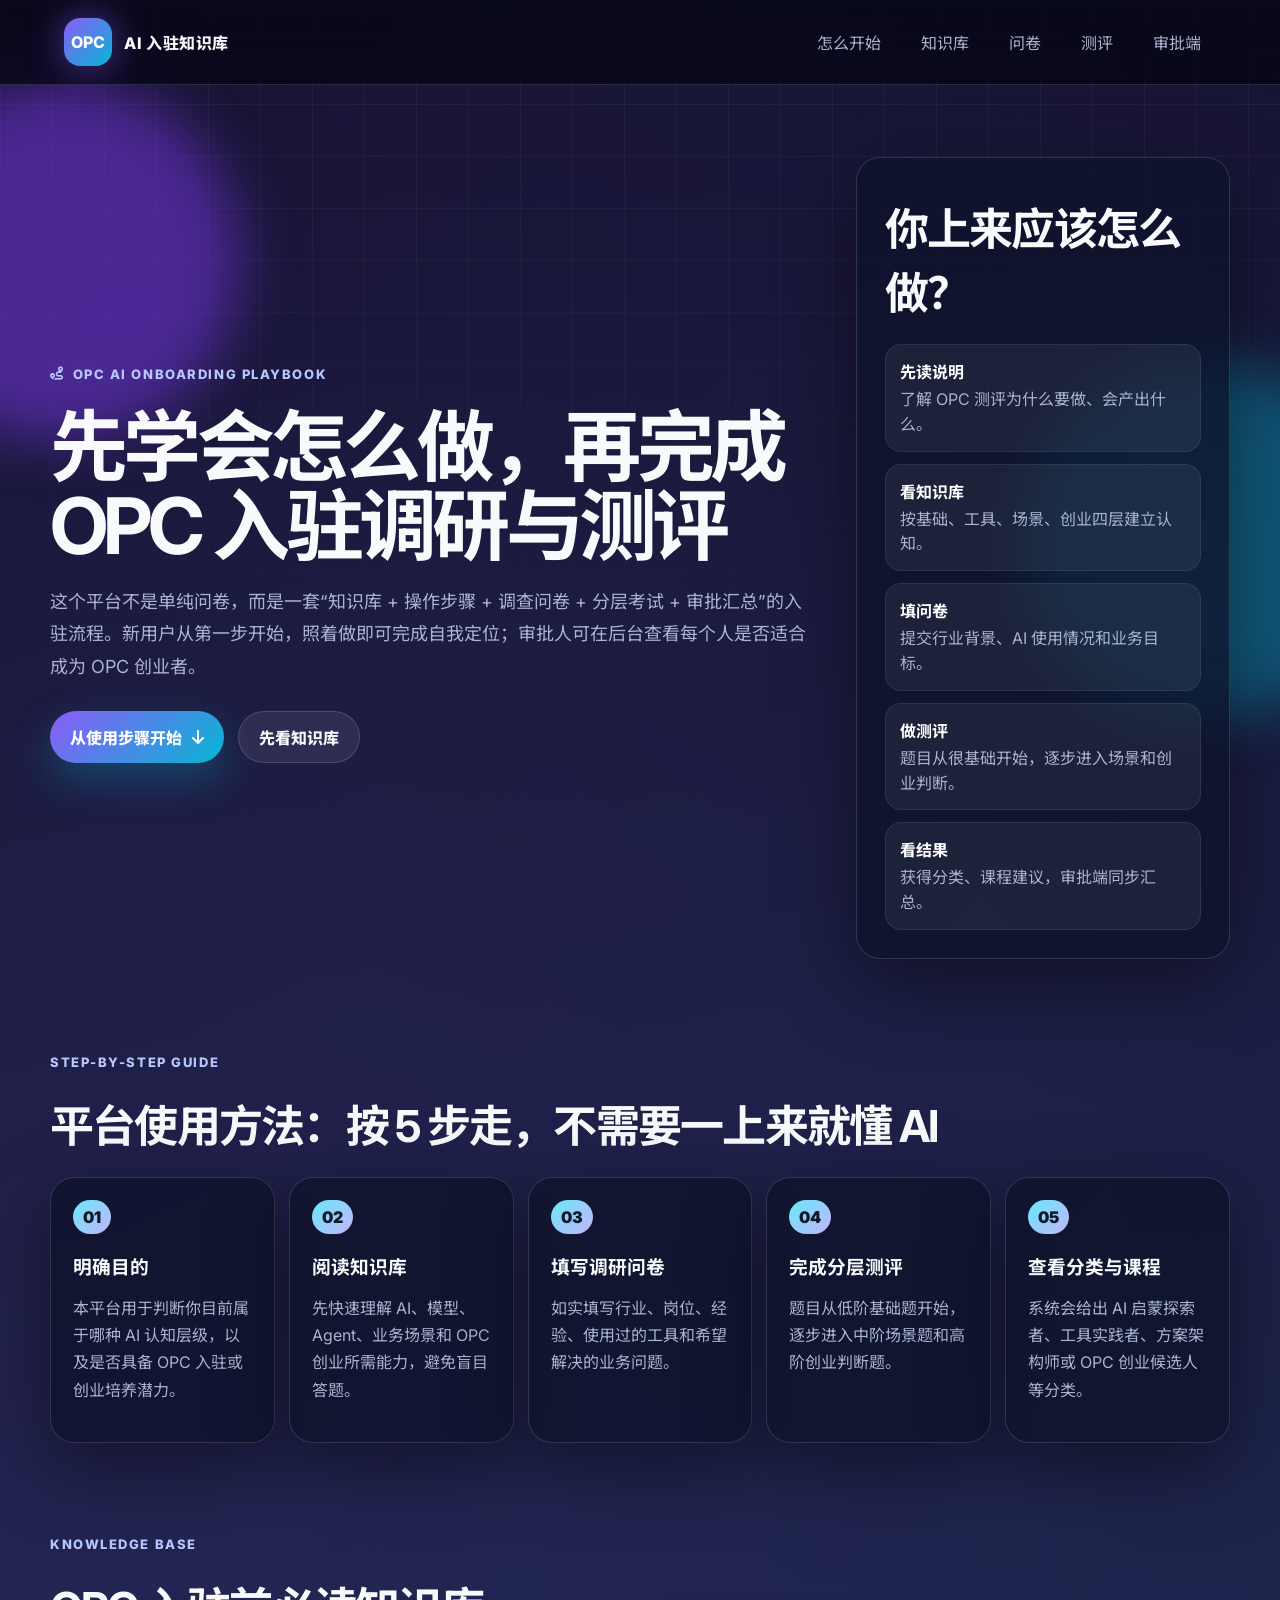
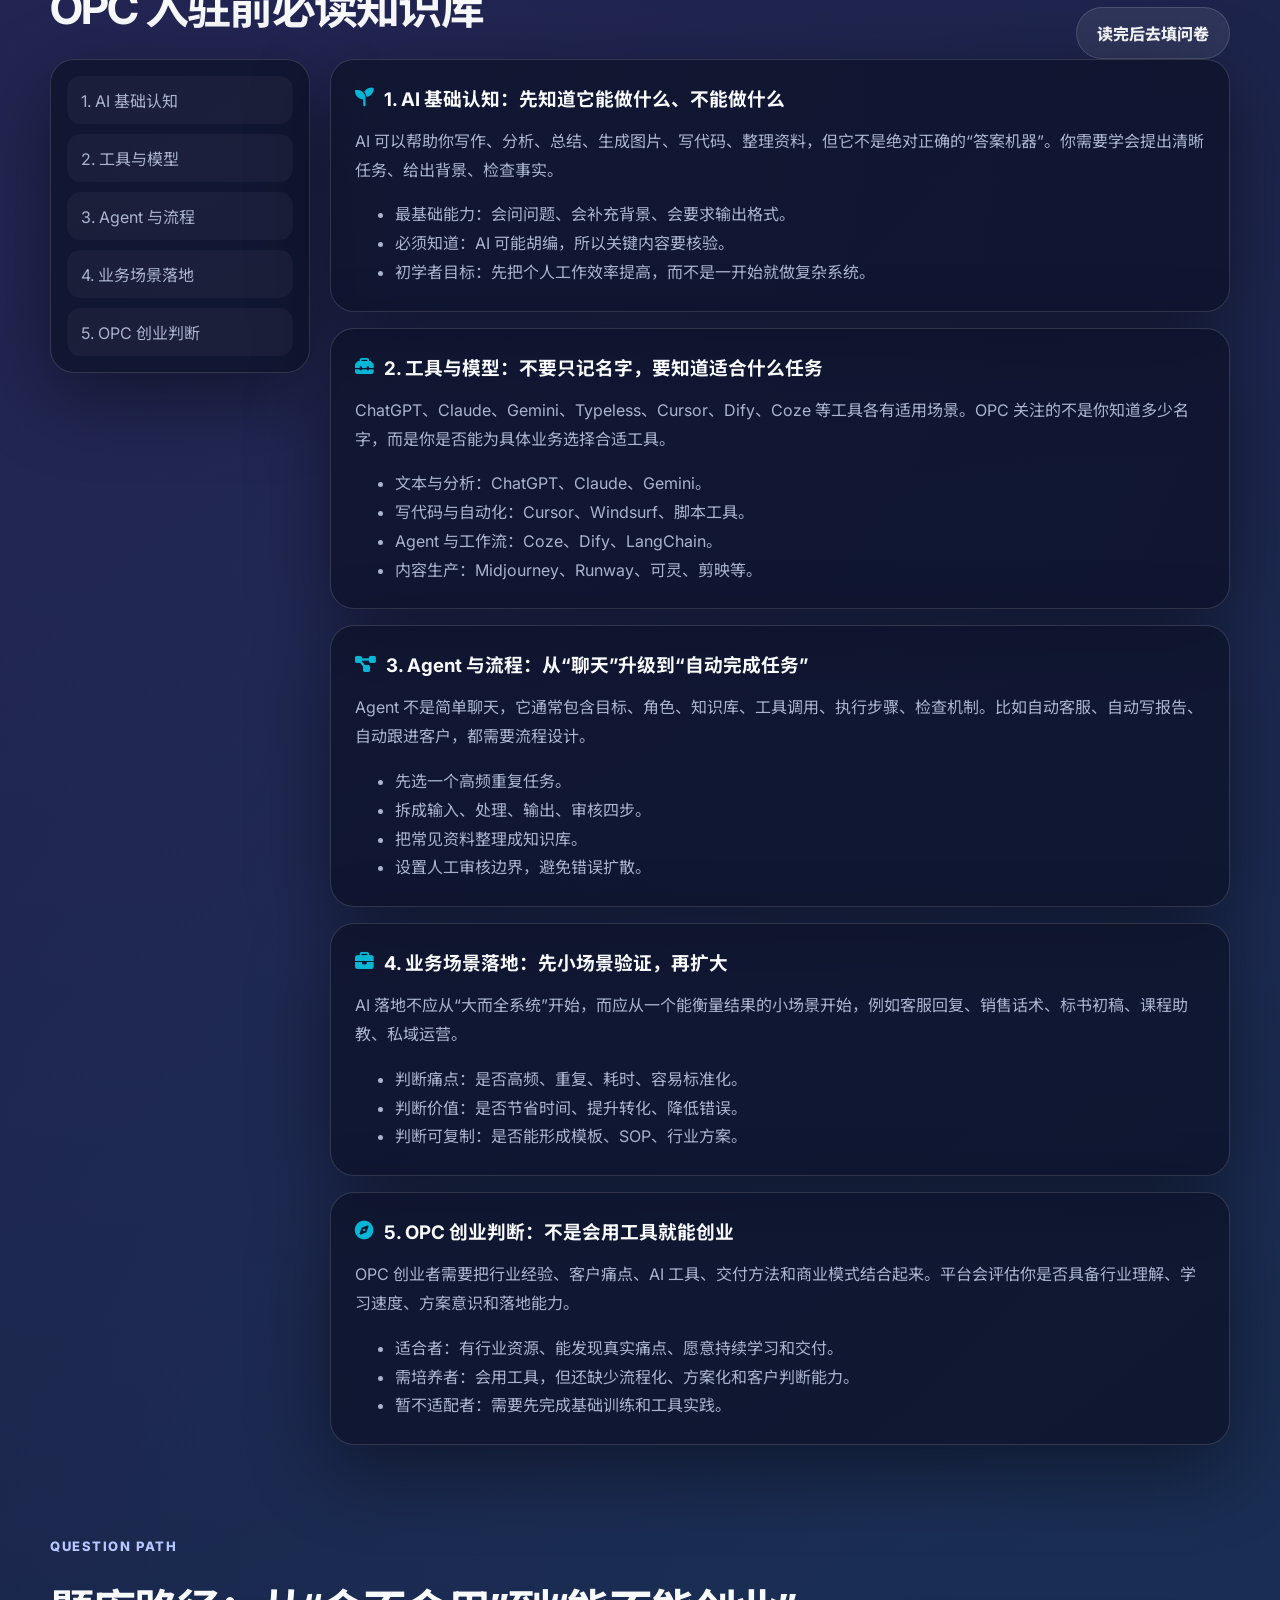
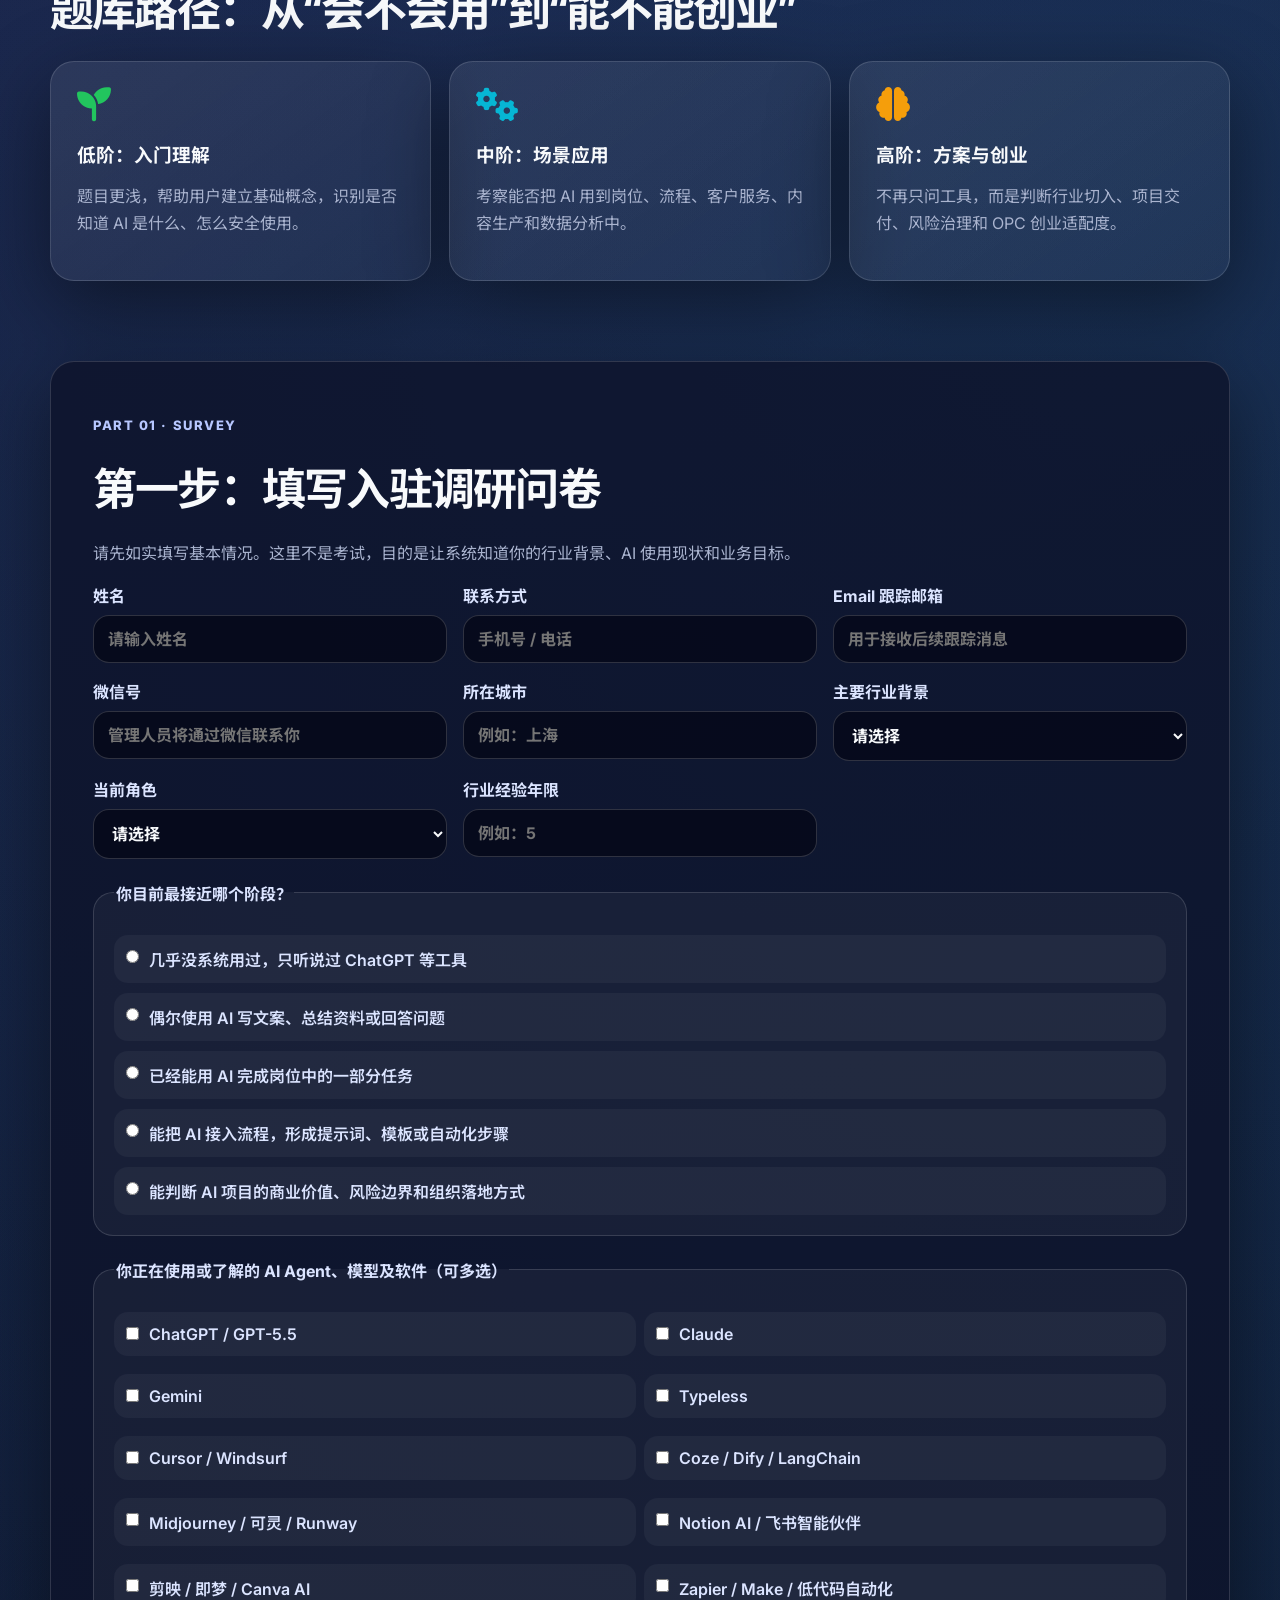
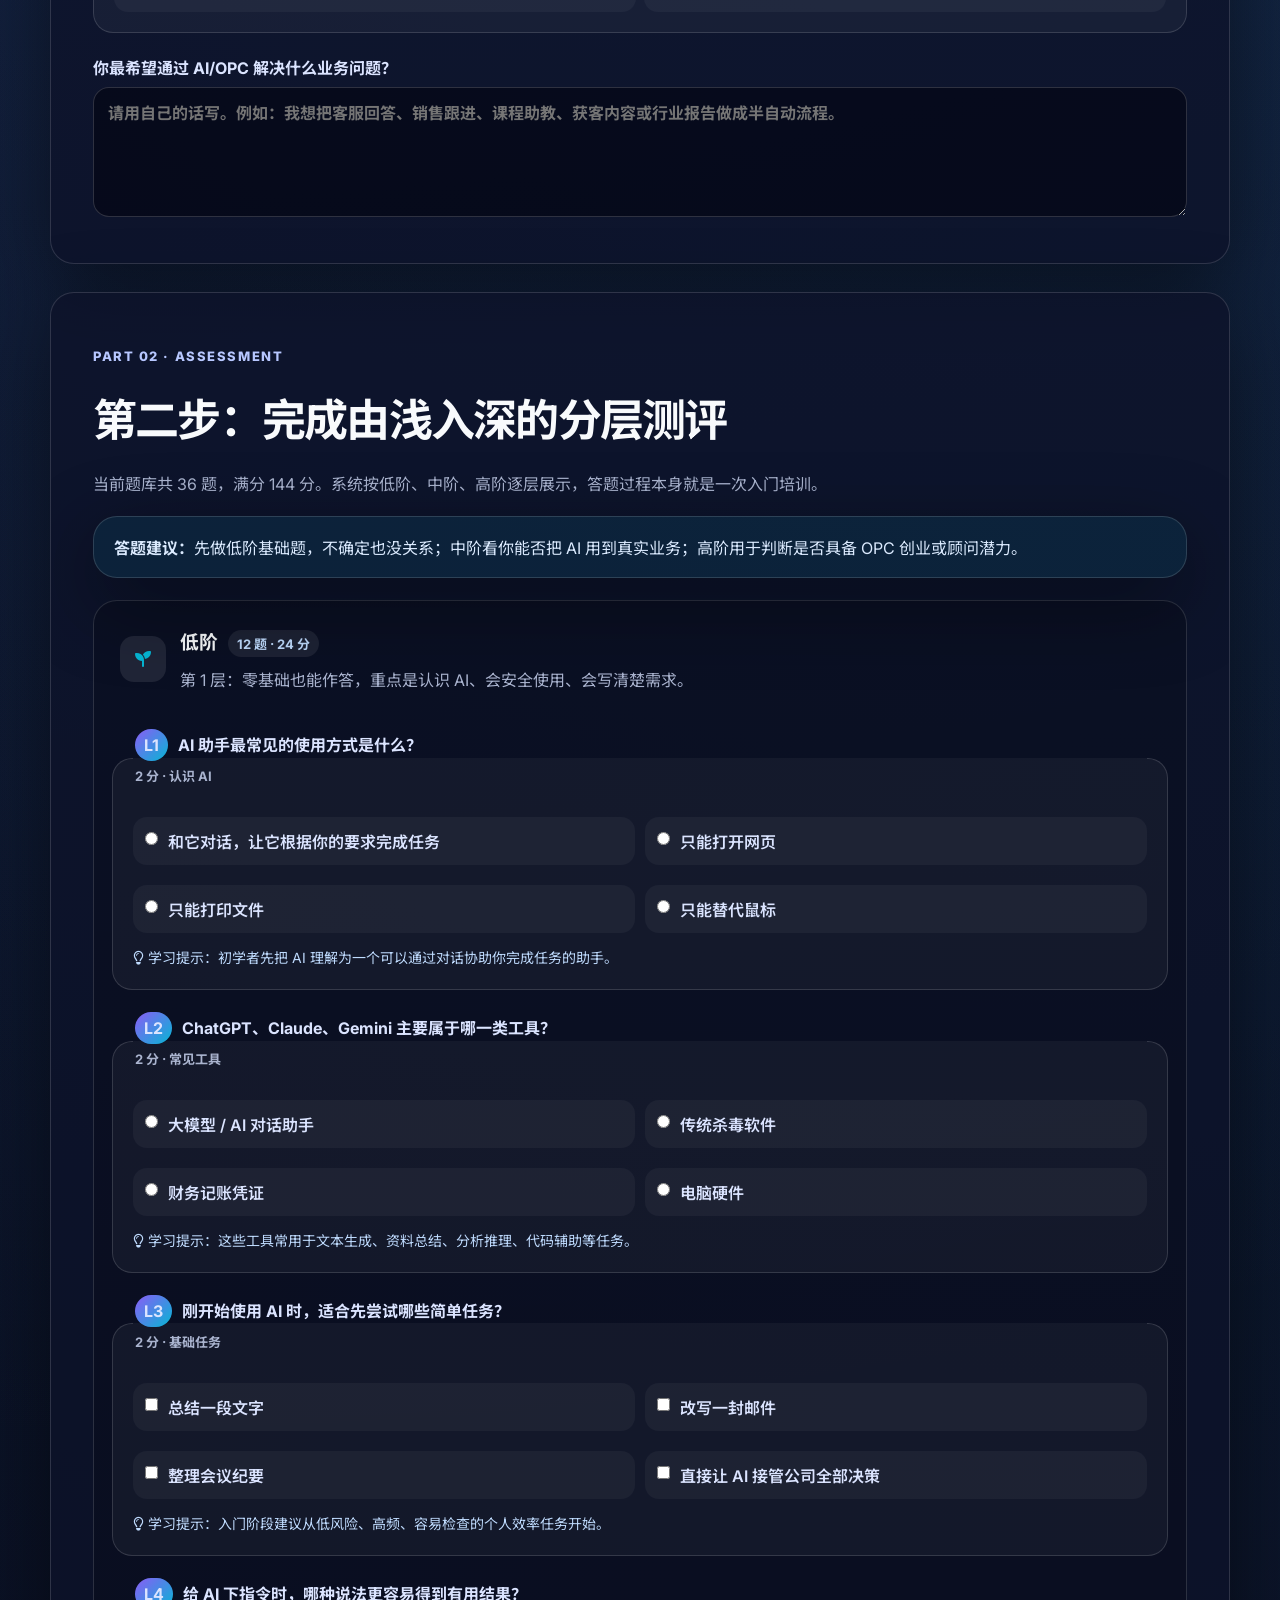
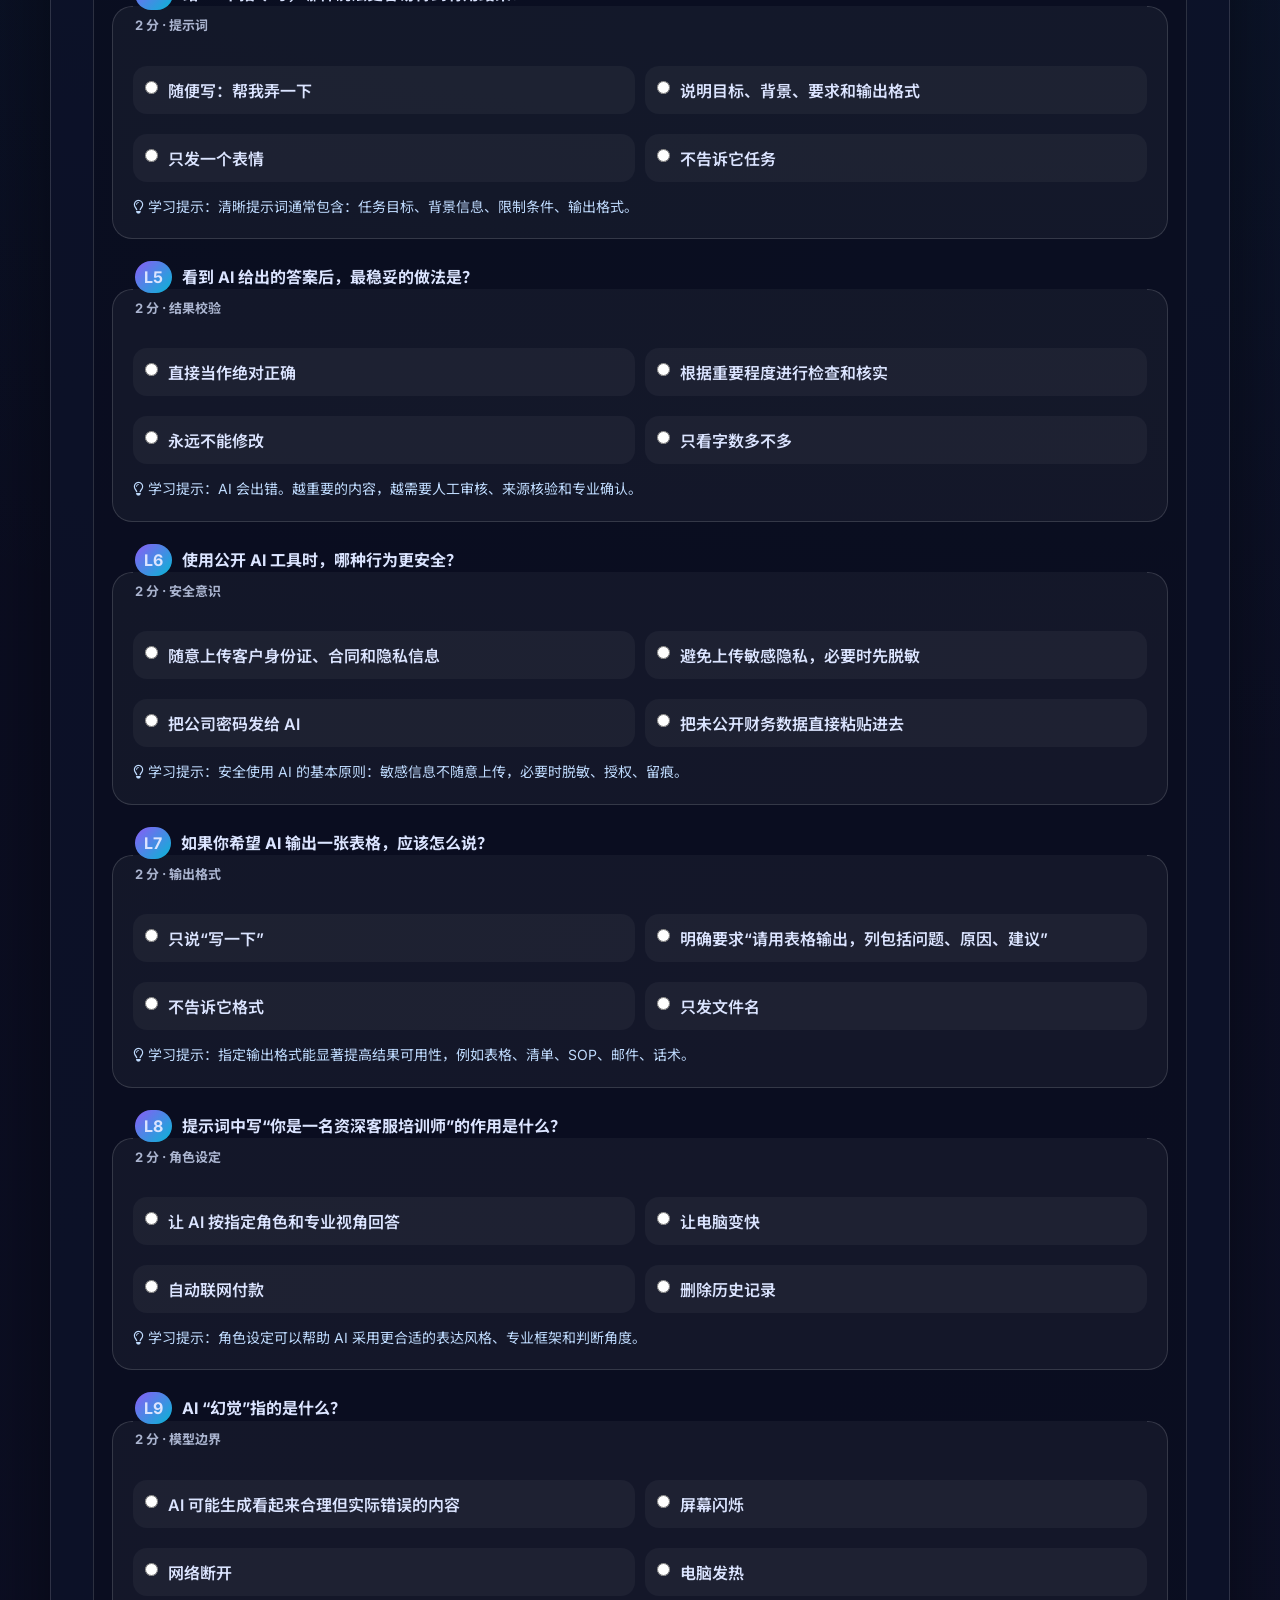
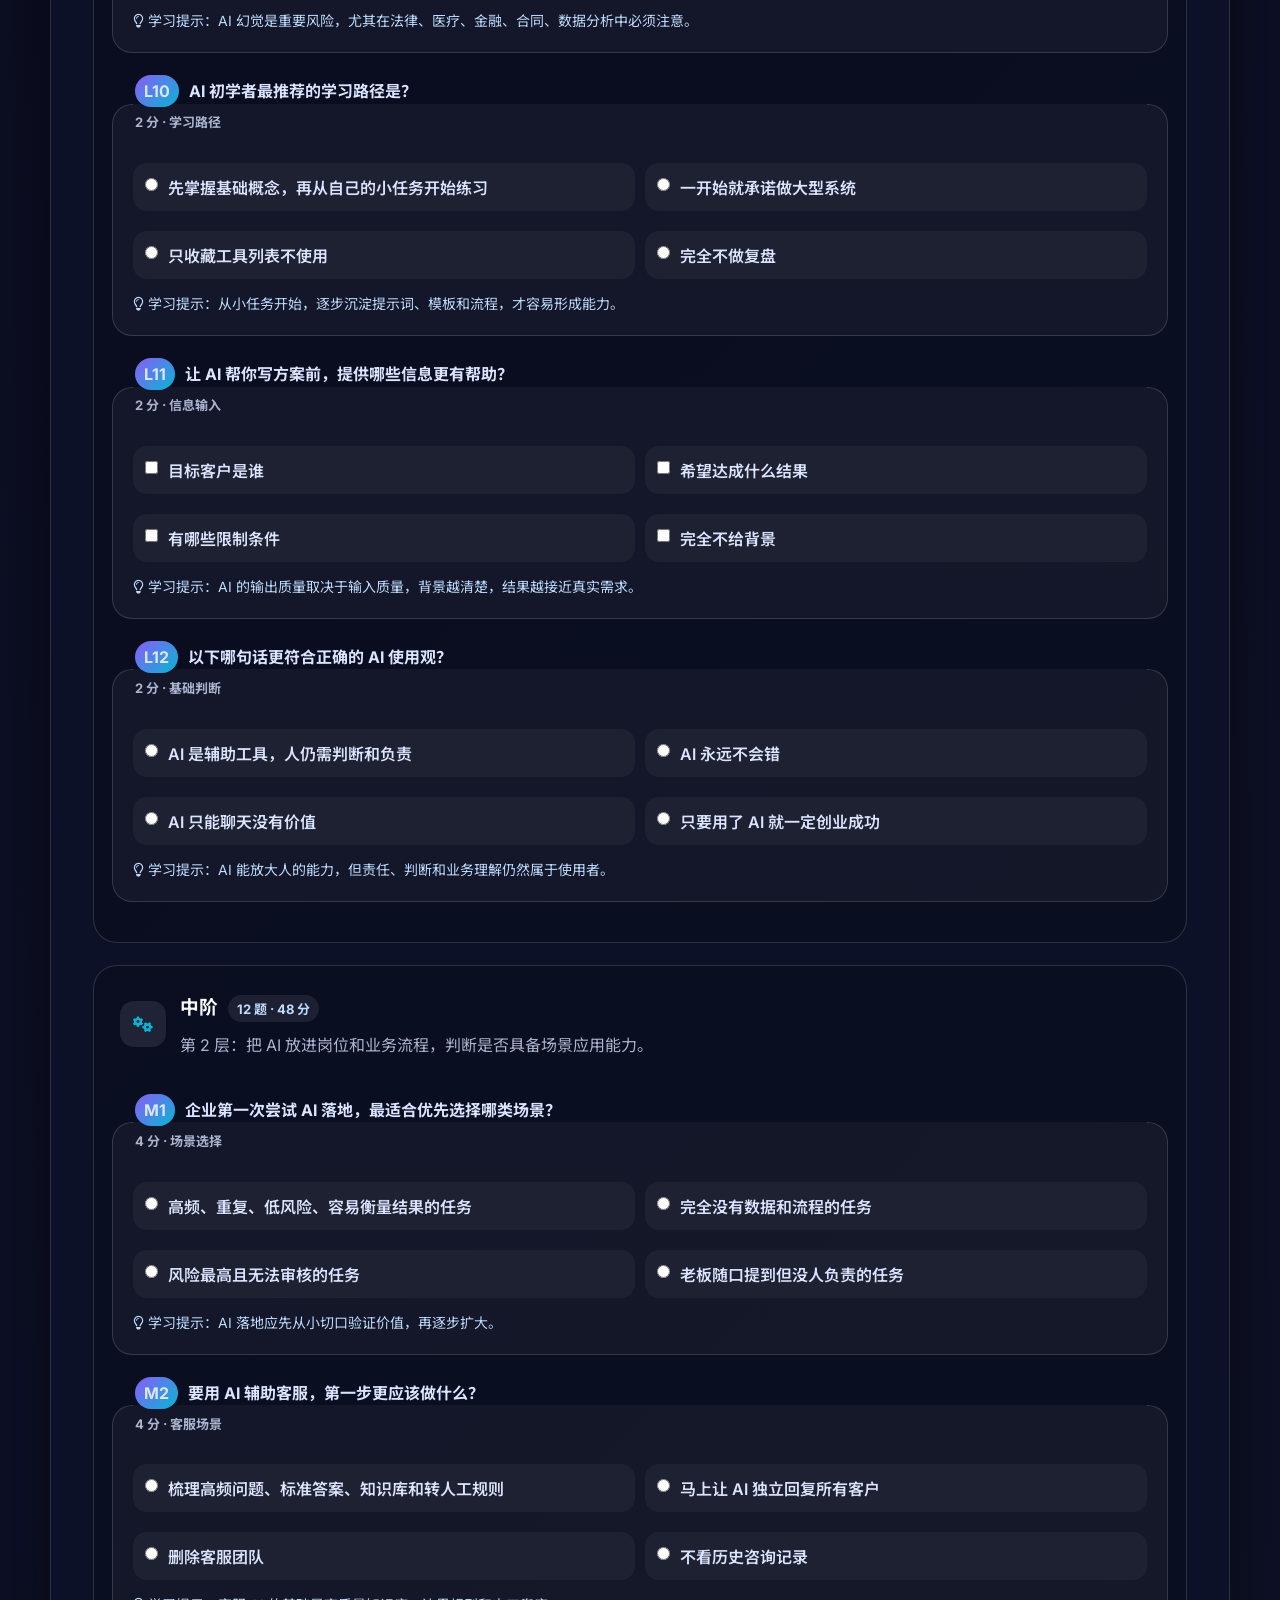
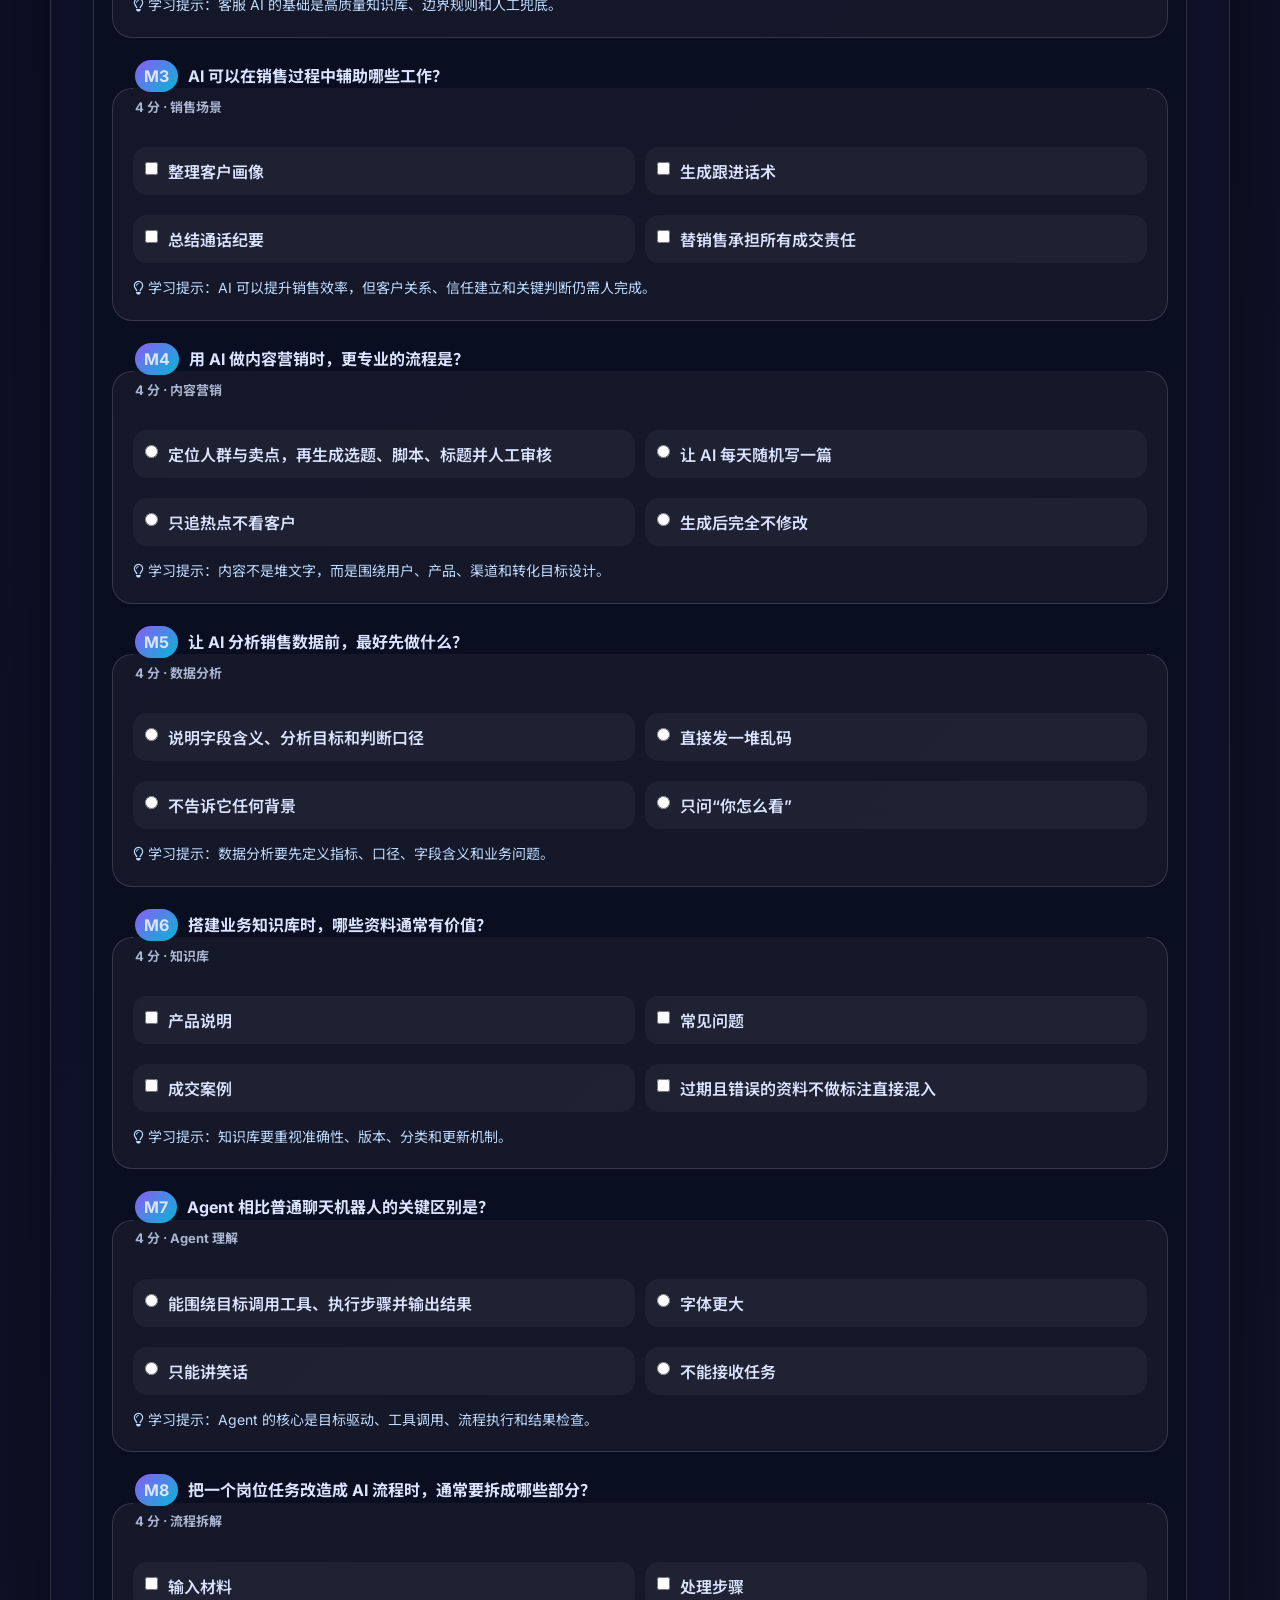
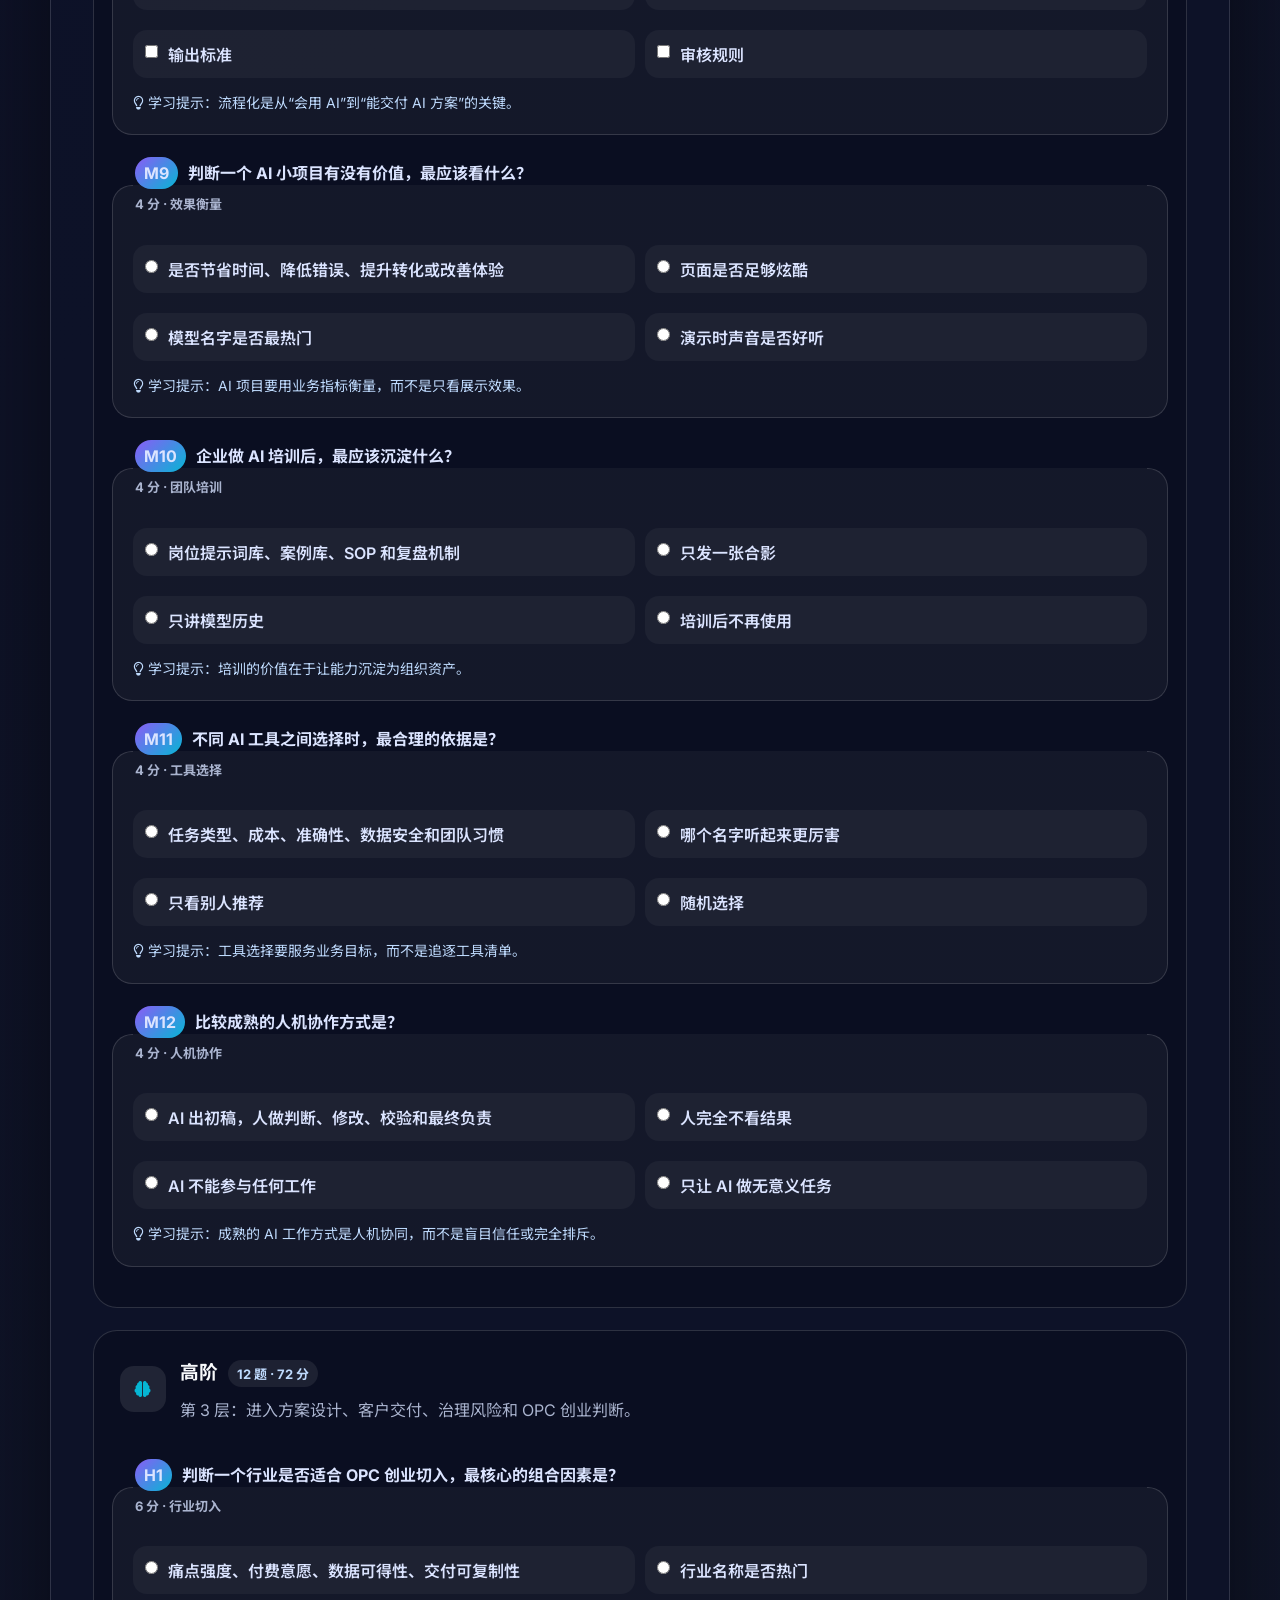
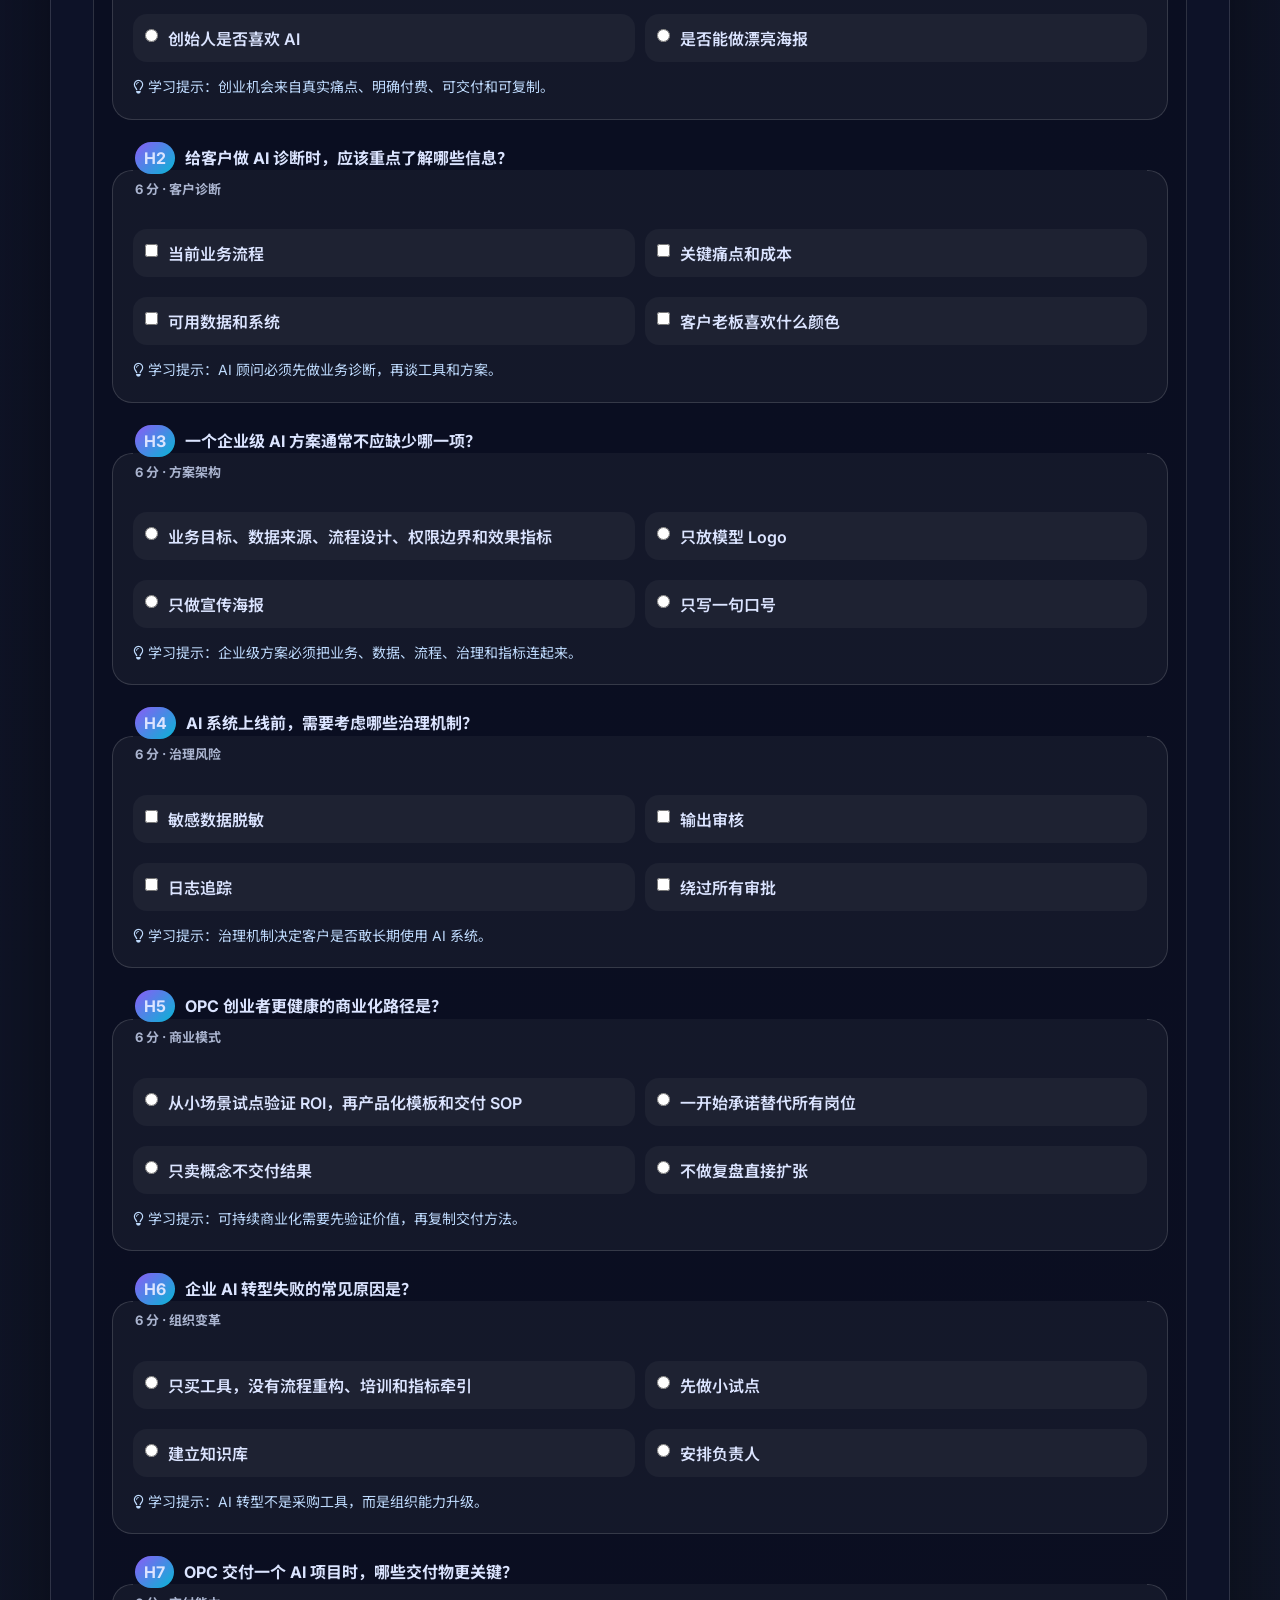
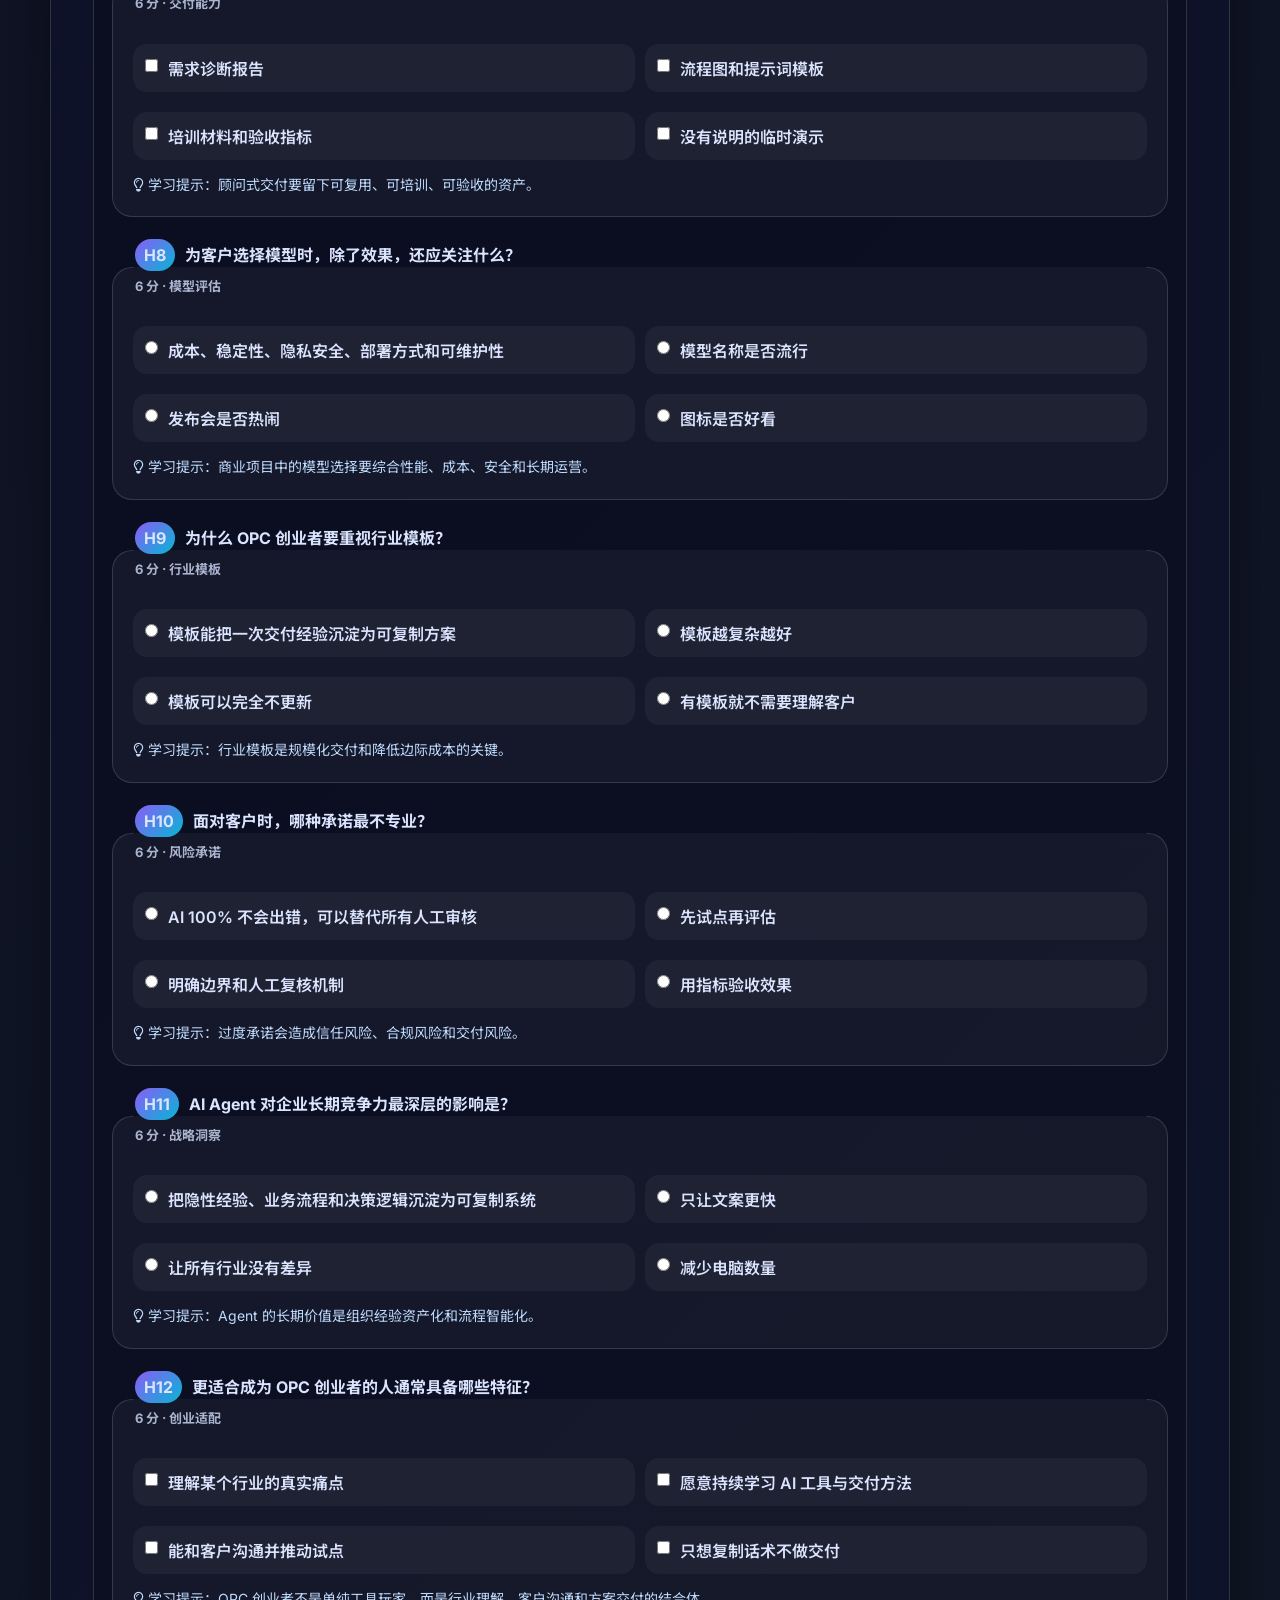
<file: index.html>
<!DOCTYPE html>
<html lang="zh-CN">
<head>
  <meta charset="UTF-8" />
  <meta name="viewport" content="width=device-width, initial-scale=1.0" />
  <title>OPC AI 入驻知识库与测评平台</title>
  <link rel="preconnect" href="https://fonts.googleapis.com">
  <link rel="preconnect" href="https://fonts.gstatic.com" crossorigin>
  <link href="https://fonts.googleapis.com/css2?family=Inter:wght@400;500;600;700;800&family=Noto+Sans+SC:wght@400;500;700;900&display=swap" rel="stylesheet">
  <link rel="stylesheet" href="https://cdn.jsdelivr.net/npm/@fortawesome/fontawesome-free@6.4.0/css/all.min.css">
  <link rel="stylesheet" href="style.css" />
</head>
<body>
  <div class="background-orb orb-one" aria-hidden="true"></div>
  <div class="background-orb orb-two" aria-hidden="true"></div>
  <div class="background-grid" aria-hidden="true"></div>

  <header class="site-header" id="site-header">
    <a class="brand" href="#hero-section" aria-label="返回首页">
      <span class="brand-mark">OPC</span>
      <span class="brand-text">AI 入驻知识库</span>
    </a>
    <nav class="page-nav" aria-label="主导航">
      <a href="#start-guide-section">怎么开始</a>
      <a href="#knowledge-section">知识库</a>
      <a href="#survey-section">问卷</a>
      <a href="#exam-section">测评</a>
      <a href="admin.html">审批端</a>
    </nav>
  </header>

  <main>
    <section class="hero-section guide-hero" id="hero-section">
      <article class="hero-content">
        <p class="eyebrow"><i class="fa-solid fa-route"></i> OPC AI Onboarding Playbook</p>
        <h1>先学会怎么做，再完成 OPC 入驻调研与测评</h1>
        <p class="hero-summary">这个平台不是单纯问卷，而是一套“知识库 + 操作步骤 + 调查问卷 + 分层考试 + 审批汇总”的入驻流程。新用户从第一步开始，照着做即可完成自我定位；审批人可在后台查看每个人是否适合成为 OPC 创业者。</p>
        <div class="hero-actions">
          <a class="primary-button" href="#start-guide-section">从使用步骤开始 <i class="fa-solid fa-arrow-down"></i></a>
          <a class="secondary-button" href="#knowledge-section">先看知识库</a>
        </div>
      </article>
      <aside class="hero-panel usage-card" aria-label="平台使用摘要">
        <h2>你上来应该怎么做？</h2>
        <ol class="mini-steps">
          <li><strong>先读说明</strong><span>了解 OPC 测评为什么要做、会产出什么。</span></li>
          <li><strong>看知识库</strong><span>按基础、工具、场景、创业四层建立认知。</span></li>
          <li><strong>填问卷</strong><span>提交行业背景、AI 使用情况和业务目标。</span></li>
          <li><strong>做测评</strong><span>题目从很基础开始，逐步进入场景和创业判断。</span></li>
          <li><strong>看结果</strong><span>获得分类、课程建议，审批端同步汇总。</span></li>
        </ol>
      </aside>
    </section>

    <section class="start-guide-section" id="start-guide-section" aria-labelledby="start-guide-title">
      <p class="section-kicker">Step-by-step Guide</p>
      <h2 id="start-guide-title">平台使用方法：按 5 步走，不需要一上来就懂 AI</h2>
      <div class="process-grid">
        <article class="process-card"><span>01</span><h3>明确目的</h3><p>本平台用于判断你目前属于哪种 AI 认知层级，以及是否具备 OPC 入驻或创业培养潜力。</p></article>
        <article class="process-card"><span>02</span><h3>阅读知识库</h3><p>先快速理解 AI、模型、Agent、业务场景和 OPC 创业所需能力，避免盲目答题。</p></article>
        <article class="process-card"><span>03</span><h3>填写调研问卷</h3><p>如实填写行业、岗位、经验、使用过的工具和希望解决的业务问题。</p></article>
        <article class="process-card"><span>04</span><h3>完成分层测评</h3><p>题目从低阶基础题开始，逐步进入中阶场景题和高阶创业判断题。</p></article>
        <article class="process-card"><span>05</span><h3>查看分类与课程</h3><p>系统会给出 AI 启蒙探索者、工具实践者、方案架构师或 OPC 创业候选人等分类。</p></article>
      </div>
    </section>

    <section class="knowledge-section" id="knowledge-section" aria-labelledby="knowledge-title">
      <div class="section-heading-row">
        <div>
          <p class="section-kicker">Knowledge Base</p>
          <h2 id="knowledge-title">OPC 入驻前必读知识库</h2>
        </div>
        <a class="secondary-button" href="#survey-section">读完后去填问卷</a>
      </div>
      <div class="knowledge-layout">
        <aside class="knowledge-index" aria-label="知识库目录">
          <a href="#kb-basic">1. AI 基础认知</a>
          <a href="#kb-tools">2. 工具与模型</a>
          <a href="#kb-agent">3. Agent 与流程</a>
          <a href="#kb-business">4. 业务场景落地</a>
          <a href="#kb-opc">5. OPC 创业判断</a>
        </aside>
        <div class="knowledge-articles">
          <article class="knowledge-card" id="kb-basic">
            <h3><i class="fa-solid fa-seedling"></i> 1. AI 基础认知：先知道它能做什么、不能做什么</h3>
            <p>AI 可以帮助你写作、分析、总结、生成图片、写代码、整理资料，但它不是绝对正确的“答案机器”。你需要学会提出清晰任务、给出背景、检查事实。</p>
            <ul>
              <li>最基础能力：会问问题、会补充背景、会要求输出格式。</li>
              <li>必须知道：AI 可能胡编，所以关键内容要核验。</li>
              <li>初学者目标：先把个人工作效率提高，而不是一开始就做复杂系统。</li>
            </ul>
          </article>
          <article class="knowledge-card" id="kb-tools">
            <h3><i class="fa-solid fa-toolbox"></i> 2. 工具与模型：不要只记名字，要知道适合什么任务</h3>
            <p>ChatGPT、Claude、Gemini、Typeless、Cursor、Dify、Coze 等工具各有适用场景。OPC 关注的不是你知道多少名字，而是你是否能为具体业务选择合适工具。</p>
            <ul>
              <li>文本与分析：ChatGPT、Claude、Gemini。</li>
              <li>写代码与自动化：Cursor、Windsurf、脚本工具。</li>
              <li>Agent 与工作流：Coze、Dify、LangChain。</li>
              <li>内容生产：Midjourney、Runway、可灵、剪映等。</li>
            </ul>
          </article>
          <article class="knowledge-card" id="kb-agent">
            <h3><i class="fa-solid fa-diagram-project"></i> 3. Agent 与流程：从“聊天”升级到“自动完成任务”</h3>
            <p>Agent 不是简单聊天，它通常包含目标、角色、知识库、工具调用、执行步骤、检查机制。比如自动客服、自动写报告、自动跟进客户，都需要流程设计。</p>
            <ul>
              <li>先选一个高频重复任务。</li>
              <li>拆成输入、处理、输出、审核四步。</li>
              <li>把常见资料整理成知识库。</li>
              <li>设置人工审核边界，避免错误扩散。</li>
            </ul>
          </article>
          <article class="knowledge-card" id="kb-business">
            <h3><i class="fa-solid fa-briefcase"></i> 4. 业务场景落地：先小场景验证，再扩大</h3>
            <p>AI 落地不应从“大而全系统”开始，而应从一个能衡量结果的小场景开始，例如客服回复、销售话术、标书初稿、课程助教、私域运营。</p>
            <ul>
              <li>判断痛点：是否高频、重复、耗时、容易标准化。</li>
              <li>判断价值：是否节省时间、提升转化、降低错误。</li>
              <li>判断可复制：是否能形成模板、SOP、行业方案。</li>
            </ul>
          </article>
          <article class="knowledge-card" id="kb-opc">
            <h3><i class="fa-solid fa-compass"></i> 5. OPC 创业判断：不是会用工具就能创业</h3>
            <p>OPC 创业者需要把行业经验、客户痛点、AI 工具、交付方法和商业模式结合起来。平台会评估你是否具备行业理解、学习速度、方案意识和落地能力。</p>
            <ul>
              <li>适合者：有行业资源、能发现真实痛点、愿意持续学习和交付。</li>
              <li>需培养者：会用工具，但还缺少流程化、方案化和客户判断能力。</li>
              <li>暂不适配者：需要先完成基础训练和工具实践。</li>
            </ul>
          </article>
        </div>
      </div>
    </section>

    <section class="blueprint-section" id="blueprint-section" aria-labelledby="blueprint-title">
      <p class="section-kicker">Question Path</p>
      <h2 id="blueprint-title">题库路径：从“会不会用”到“能不能创业”</h2>
      <div class="blueprint-grid">
        <article class="blueprint-card beginner"><i class="fa-solid fa-seedling"></i><h3>低阶：入门理解</h3><p>题目更浅，帮助用户建立基础概念，识别是否知道 AI 是什么、怎么安全使用。</p></article>
        <article class="blueprint-card intermediate"><i class="fa-solid fa-gears"></i><h3>中阶：场景应用</h3><p>考察能否把 AI 用到岗位、流程、客户服务、内容生产和数据分析中。</p></article>
        <article class="blueprint-card advanced"><i class="fa-solid fa-brain"></i><h3>高阶：方案与创业</h3><p>不再只问工具，而是判断行业切入、项目交付、风险治理和 OPC 创业适配度。</p></article>
      </div>
    </section>

    <form class="assessment-form" id="assessment-form">
      <section class="form-section" id="survey-section" aria-labelledby="survey-title">
        <p class="section-kicker">Part 01 · Survey</p>
        <h2 id="survey-title">第一步：填写入驻调研问卷</h2>
        <p class="section-note">请先如实填写基本情况。这里不是考试，目的是让系统知道你的行业背景、AI 使用现状和业务目标。</p>
        <div class="form-grid">
          <label>姓名<input id="candidate-name" name="candidateName" type="text" placeholder="请输入姓名" required></label>
          <label>联系方式<input id="contact" name="contact" type="text" placeholder="手机号 / 电话" required></label>
          <label>Email 跟踪邮箱<input id="email" name="email" type="email" placeholder="用于接收后续跟踪消息" required></label>
          <label>微信号<input id="wechat-id" name="wechatId" type="text" placeholder="管理人员将通过微信联系你" required></label>
          <label>所在城市<input id="city" name="city" type="text" placeholder="例如：上海" required></label>
          <label>主要行业背景
            <select id="industry" name="industry" required>
              <option value="">请选择</option><option>制造业 / 工业</option><option>跨境电商 / 零售</option><option>教育培训</option><option>金融 / 法律 / 咨询</option><option>医疗健康</option><option>内容营销 / 新媒体</option><option>软件 / SaaS / IT 服务</option><option>本地生活 / 门店服务</option><option>房地产 / 家装</option><option>其他</option>
            </select>
          </label>
          <label>当前角色
            <select id="role" name="role" required>
              <option value="">请选择</option><option>企业主 / 创始人</option><option>高管 / 业务负责人</option><option>产品 / 运营 / 增长</option><option>技术 / 数据 / 自动化</option><option>销售 / 顾问 / 代理商</option><option>教师 / 培训师</option><option>学生 / 转型学习者</option>
            </select>
          </label>
          <label>行业经验年限<input id="experience-years" name="experienceYears" type="number" min="0" max="50" placeholder="例如：5" required></label>
        </div>

        <fieldset class="choice-group">
          <legend>你目前最接近哪个阶段？</legend>
          <label><input type="radio" name="aiSelfLevel" value="没有系统使用" data-score="4" required> 几乎没系统用过，只听说过 ChatGPT 等工具</label>
          <label><input type="radio" name="aiSelfLevel" value="基础认知" data-score="10"> 偶尔使用 AI 写文案、总结资料或回答问题</label>
          <label><input type="radio" name="aiSelfLevel" value="工具实践" data-score="18"> 已经能用 AI 完成岗位中的一部分任务</label>
          <label><input type="radio" name="aiSelfLevel" value="流程构建" data-score="26"> 能把 AI 接入流程，形成提示词、模板或自动化步骤</label>
          <label><input type="radio" name="aiSelfLevel" value="战略洞察" data-score="34"> 能判断 AI 项目的商业价值、风险边界和组织落地方式</label>
        </fieldset>

        <fieldset class="choice-group tools-group">
          <legend>你正在使用或了解的 AI Agent、模型及软件（可多选）</legend>
          <label><input type="checkbox" name="toolsUsed" value="ChatGPT / GPT-5.5"> ChatGPT / GPT-5.5</label>
          <label><input type="checkbox" name="toolsUsed" value="Claude"> Claude</label>
          <label><input type="checkbox" name="toolsUsed" value="Gemini"> Gemini</label>
          <label><input type="checkbox" name="toolsUsed" value="Typeless"> Typeless</label>
          <label><input type="checkbox" name="toolsUsed" value="Cursor / Windsurf"> Cursor / Windsurf</label>
          <label><input type="checkbox" name="toolsUsed" value="Coze / Dify / LangChain"> Coze / Dify / LangChain</label>
          <label><input type="checkbox" name="toolsUsed" value="Midjourney / 可灵 / Runway"> Midjourney / 可灵 / Runway</label>
          <label><input type="checkbox" name="toolsUsed" value="Notion AI / 飞书智能伙伴"> Notion AI / 飞书智能伙伴</label>
          <label><input type="checkbox" name="toolsUsed" value="剪映 / 即梦 / Canva AI"> 剪映 / 即梦 / Canva AI</label>
          <label><input type="checkbox" name="toolsUsed" value="Zapier / Make / 低代码自动化"> Zapier / Make / 低代码自动化</label>
        </fieldset>

        <label class="full-label">你最希望通过 AI/OPC 解决什么业务问题？
          <textarea id="business-goal" name="businessGoal" rows="4" placeholder="请用自己的话写。例如：我想把客服回答、销售跟进、课程助教、获客内容或行业报告做成半自动流程。" required></textarea>
        </label>
      </section>

      <section class="form-section" id="exam-section" aria-labelledby="exam-title">
        <p class="section-kicker">Part 02 · Assessment</p>
        <h2 id="exam-title">第二步：完成由浅入深的分层测评</h2>
        <p class="section-note" id="question-count-note">题库已扩充，系统会自动按低阶、中阶、高阶展示。每道题都带学习提示，答题过程本身就是一次培训。</p>
        <div class="exam-guide-card">
          <strong>答题建议：</strong>先做低阶基础题，不确定也没关系；中阶看你能否把 AI 用到真实业务；高阶用于判断是否具备 OPC 创业或顾问潜力。
        </div>
        <div id="question-bank" class="question-bank" aria-live="polite"></div>
      </section>

      <section class="form-section" id="result-section" aria-labelledby="result-title">
        <p class="section-kicker">Part 03 · Submit</p>
        <h2 id="result-title">第三步：提交资料，等待管理人员联系</h2>
        <p class="section-note">提交后，系统不会向用户端直接展示评分报告。管理人员会在审批端查看你的问卷、测评与综合评估，并通过你留下的 Email 或微信与你联系。</p>
        <div class="follow-up-card">
          <h3><i class="fa-solid fa-bell"></i> 提交后如何跟踪？</h3>
          <ul>
            <li><strong>Email 跟踪：</strong>请确保上方 Email 填写正确，后续通知会通过邮箱发送。</li>
            <li><strong>微信联系：</strong>请留下常用微信号，工作人员会添加或联系你进行后续沟通。</li>
            <li><strong>报告查看：</strong>测评报告仅供 OPC 管理人员审批使用，用户端不直接显示分数和分类。</li>
          </ul>
        </div>
        <button class="primary-button submit-button" type="submit">提交问卷与测评，等待 OPC 管理人员联系</button>
        <article class="result-card hidden submission-card" id="result-card" aria-live="polite">
          <div>
            <p class="section-kicker">提交成功</p>
            <h3 id="classification-title">你的资料已提交</h3>
            <p id="classification-desc">感谢完成 OPC AI 入驻调研与测评。你的测评报告将进入管理端审核流程，用户端不直接展示评分、分类或适配结论。</p>
          </div>
          <ul class="recommendation-list" id="recommendation-list"></ul>
        </article>
      </section>
    </form>
  </main>

  <footer class="site-footer">
    <p>© 2026 OPC AI 入驻知识库与测评平台 · 用户端</p>
    <a href="admin.html">审批端汇总</a>
  </footer>

  <script src="questionBank.js"></script>
  <script src="app.js"></script>
</body>
</html>
</file>
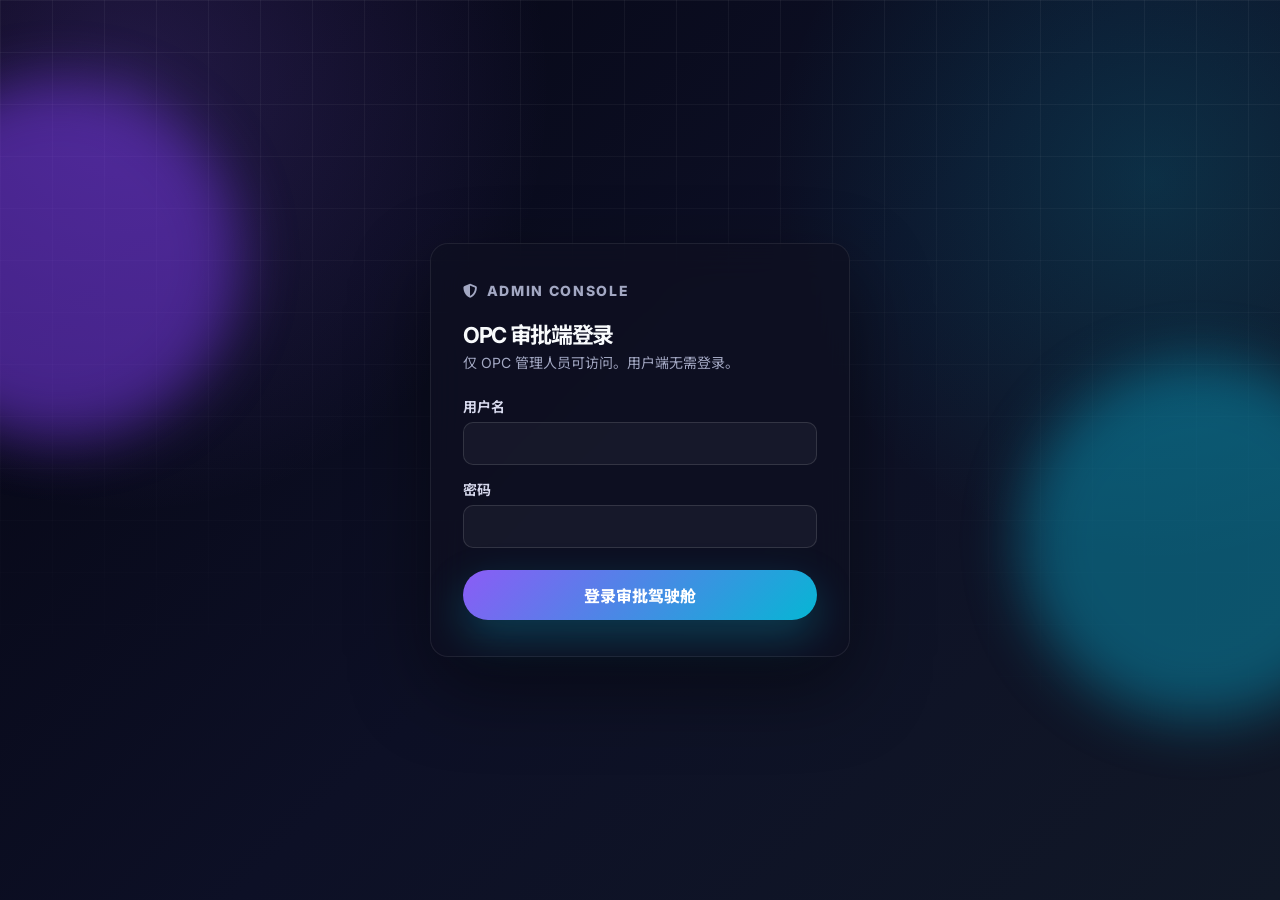
<file: ui/login.html>
<!DOCTYPE html>
<html lang="zh-CN">
<head>
  <meta charset="UTF-8" />
  <meta name="viewport" content="width=device-width, initial-scale=1.0" />
  <title>OPC AI 审批端登录</title>
  <link rel="preconnect" href="https://fonts.googleapis.com">
  <link rel="preconnect" href="https://fonts.gstatic.com" crossorigin>
  <link href="https://fonts.googleapis.com/css2?family=Inter:wght@400;500;600;700;800&family=Noto+Sans+SC:wght@400;500;700;900&display=swap" rel="stylesheet">
  <link rel="stylesheet" href="https://cdn.jsdelivr.net/npm/@fortawesome/fontawesome-free@6.4.0/css/all.min.css">
  <link rel="stylesheet" href="style.css" />
  <style>
    .login-shell { min-height: 100vh; display: flex; align-items: center; justify-content: center; padding: 48px 24px; }
    .login-card { width: 100%; max-width: 420px; padding: 36px 32px; border-radius: 18px;
                  background: rgba(15,16,32,0.72); backdrop-filter: blur(18px);
                  border: 1px solid rgba(255,255,255,0.08); box-shadow: 0 30px 80px rgba(0,0,0,0.45); }
    .login-card h1 { margin: 0 0 6px; font-size: 22px; }
    .login-card p { margin: 0 0 24px; color: #a3a8c3; font-size: 14px; }
    .login-card label { display: block; margin-bottom: 14px; font-size: 14px; color: #d6d8ec; }
    .login-card input { width: 100%; margin-top: 6px; padding: 12px 14px; border-radius: 10px;
                        border: 1px solid rgba(255,255,255,0.12); background: rgba(255,255,255,0.04);
                        color: #fff; font: inherit; }
    .login-card input:focus { outline: 2px solid #8b5cf6; outline-offset: 0; }
    .login-error { display: none; color: #fca5a5; font-size: 13px; margin: 0 0 14px; }
    .login-error.visible { display: block; }
    .login-card button { width: 100%; margin-top: 8px; }
  </style>
</head>
<body class="admin-body">
  <div class="background-orb orb-one" aria-hidden="true"></div>
  <div class="background-orb orb-two" aria-hidden="true"></div>
  <div class="background-grid" aria-hidden="true"></div>

  <main class="login-shell">
    <form class="login-card" id="login-form" autocomplete="on">
      <p class="eyebrow"><i class="fa-solid fa-shield-halved"></i> Admin Console</p>
      <h1>OPC 审批端登录</h1>
      <p>仅 OPC 管理人员可访问。用户端无需登录。</p>
      <p class="login-error" id="login-error"></p>
      <label>用户名
        <input id="username" name="username" type="text" autocomplete="username" required>
      </label>
      <label>密码
        <input id="password" name="password" type="password" autocomplete="current-password" required>
      </label>
      <button class="primary-button" type="submit" id="login-submit">登录审批驾驶舱</button>
    </form>
  </main>

  <script>
    const form = document.querySelector('#login-form');
    const errorEl = document.querySelector('#login-error');
    const submit = document.querySelector('#login-submit');

    form.addEventListener('submit', async (event) => {
      event.preventDefault();
      errorEl.classList.remove('visible');
      submit.disabled = true;
      const original = submit.textContent;
      submit.textContent = '正在验证...';
      try {
        const response = await fetch('api/login.php', {
          method: 'POST',
          headers: { 'Content-Type': 'application/json' },
          body: JSON.stringify({
            username: document.querySelector('#username').value,
            password: document.querySelector('#password').value,
          }),
        });
        if (response.ok) {
          location.href = 'admin.html';
          return;
        }
        const data = await response.json().catch(() => ({}));
        errorEl.textContent = data.error === 'invalid_credentials'
          ? '用户名或密码不正确'
          : '登录失败，请稍后再试';
        errorEl.classList.add('visible');
      } catch (err) {
        errorEl.textContent = '网络异常，请检查后重试';
        errorEl.classList.add('visible');
      } finally {
        submit.disabled = false;
        submit.textContent = original;
      }
    });
  </script>
</body>
</html>
</file>
<file: style.css>
:root {
  --bg: #070816;
  --panel: rgba(14, 18, 42, 0.78);
  --panel-strong: rgba(18, 24, 56, 0.94);
  --text: #f8fafc;
  --muted: #aab4cf;
  --line: rgba(255, 255, 255, 0.14);
  --primary: #8b5cf6;
  --cyan: #06b6d4;
  --green: #22c55e;
  --gold: #f59e0b;
  --danger: #ef4444;
  --radius: 24px;
  --shadow: 0 24px 80px rgba(0, 0, 0, 0.45);
  font-family: Inter, "Noto Sans SC", system-ui, -apple-system, BlinkMacSystemFont, sans-serif;
}

* { box-sizing: border-box; }
html { scroll-behavior: smooth; }
body {
  margin: 0;
  min-height: 100vh;
  color: var(--text);
  background: radial-gradient(circle at 10% 10%, rgba(139, 92, 246, 0.22), transparent 30%),
              radial-gradient(circle at 90% 20%, rgba(6, 182, 212, 0.18), transparent 28%),
              linear-gradient(135deg, #050512 0%, #0d1026 52%, #111827 100%);
  overflow-x: hidden;
}

a { color: inherit; text-decoration: none; }
button, input, select, textarea { font: inherit; }

.background-grid {
  position: fixed;
  inset: 0;
  pointer-events: none;
  background-image: linear-gradient(rgba(255,255,255,0.055) 1px, transparent 1px), linear-gradient(90deg, rgba(255,255,255,0.055) 1px, transparent 1px);
  background-size: 52px 52px;
  mask-image: linear-gradient(to bottom, rgba(0,0,0,.9), transparent 80%);
  z-index: -3;
}
.background-orb {
  position: fixed;
  width: 360px;
  height: 360px;
  border-radius: 999px;
  filter: blur(28px);
  opacity: .5;
  z-index: -2;
  animation: float 9s ease-in-out infinite alternate;
}
.orb-one { left: -120px; top: 80px; background: #7c3aed; }
.orb-two { right: -100px; top: 360px; background: #0891b2; animation-delay: -3s; }
@keyframes float { to { transform: translate3d(40px, -28px, 0) scale(1.08); } }

.site-header {
  position: sticky;
  top: 0;
  z-index: 10;
  display: flex;
  align-items: center;
  justify-content: space-between;
  gap: 24px;
  padding: 18px clamp(18px, 5vw, 72px);
  backdrop-filter: blur(18px);
  background: rgba(5, 5, 18, 0.72);
  border-bottom: 1px solid var(--line);
}
.brand { display: inline-flex; align-items: center; gap: 12px; font-weight: 800; }
.brand-mark {
  display: grid;
  place-items: center;
  width: 48px;
  height: 48px;
  border-radius: 16px;
  background: linear-gradient(135deg, var(--primary), var(--cyan));
  box-shadow: 0 0 36px rgba(139, 92, 246, .55);
}
.brand-text { letter-spacing: .04em; }
.page-nav { display: flex; gap: 10px; flex-wrap: wrap; justify-content: flex-end; }
.page-nav a {
  padding: 10px 14px;
  border: 1px solid transparent;
  color: var(--muted);
  border-radius: 999px;
}
.page-nav a:hover { color: var(--text); border-color: var(--line); background: rgba(255,255,255,.06); }

main { width: min(1180px, calc(100% - 32px)); margin: 0 auto; }
.hero-section, .admin-hero {
  display: grid;
  grid-template-columns: minmax(0, 1.35fr) minmax(320px, .65fr);
  gap: 28px;
  align-items: center;
  min-height: 650px;
  padding: 72px 0 42px;
}
.admin-hero { min-height: 360px; grid-template-columns: 1fr auto; }
.eyebrow, .section-kicker {
  display: inline-flex;
  align-items: center;
  gap: 8px;
  color: #b7c7ff;
  text-transform: uppercase;
  letter-spacing: .12em;
  font-size: 13px;
  font-weight: 800;
}
h1 { margin: 12px 0 20px; font-size: clamp(42px, 7vw, 78px); line-height: 1.02; letter-spacing: -.06em; }
.admin-hero h1 { font-size: clamp(34px, 5vw, 58px); }
h2 { margin: 8px 0 22px; font-size: clamp(28px, 4vw, 44px); letter-spacing: -.04em; }
h3 { margin: 0 0 10px; }
.hero-summary, .admin-hero p { color: var(--muted); font-size: 18px; line-height: 1.8; max-width: 760px; }
.hero-actions, .admin-actions { display: flex; gap: 14px; flex-wrap: wrap; margin-top: 28px; }
.primary-button, .secondary-button {
  display: inline-flex;
  align-items: center;
  justify-content: center;
  gap: 10px;
  min-height: 48px;
  padding: 13px 20px;
  border: 0;
  border-radius: 999px;
  cursor: pointer;
  font-weight: 800;
  transition: transform .2s ease, box-shadow .2s ease, opacity .2s ease;
}
.primary-button { color: white; background: linear-gradient(135deg, var(--primary), var(--cyan)); box-shadow: 0 16px 42px rgba(6, 182, 212, .28); }
.secondary-button { color: var(--text); background: rgba(255,255,255,.08); border: 1px solid var(--line); }
.primary-button:hover, .secondary-button:hover { transform: translateY(-2px); }
.primary-button:disabled { opacity: .65; cursor: wait; }

.hero-panel, .form-section, .blueprint-card, .stat-card, .chart-card, .candidate-section, .detail-panel, .process-card, .knowledge-card, .knowledge-index, .exam-guide-card, .follow-up-card {
  position: relative;
  overflow: hidden;
  border: 1px solid var(--line);
  border-radius: var(--radius);
  background: linear-gradient(145deg, rgba(255,255,255,.08), rgba(255,255,255,.035));
  box-shadow: var(--shadow);
}
.hero-panel { padding: 28px; min-height: 420px; background: var(--panel); }
.panel-glow { position: absolute; inset: -40% -30% auto auto; width: 260px; height: 260px; background: #22d3ee; filter: blur(80px); opacity: .32; }
.metric-list { list-style: none; padding: 0; margin: 28px 0; display: grid; gap: 14px; }
.metric-list li { display: flex; justify-content: space-between; padding: 16px; border-radius: 16px; background: rgba(255,255,255,.07); }
.hero-panel p { color: var(--muted); line-height: 1.7; }
.guide-hero { min-height: 580px; }
.usage-card { min-height: auto; }
.mini-steps { list-style: none; margin: 18px 0 0; padding: 0; display: grid; gap: 12px; }
.mini-steps li { display: grid; gap: 4px; padding: 14px; border-radius: 16px; background: rgba(255,255,255,.06); border: 1px solid rgba(255,255,255,.08); }
.mini-steps strong { color: #ffffff; }
.mini-steps span { color: var(--muted); line-height: 1.55; }

.start-guide-section, .knowledge-section, .blueprint-section, .assessment-form, .candidate-section { padding: 40px 0; }
.process-grid { display: grid; grid-template-columns: repeat(5, 1fr); gap: 14px; }
.process-card { padding: 22px; background: var(--panel); }
.process-card span { display: inline-flex; margin-bottom: 18px; color: #0f172a; background: linear-gradient(135deg, #67e8f9, #c4b5fd); font-weight: 900; padding: 7px 10px; border-radius: 999px; }
.process-card p { color: var(--muted); line-height: 1.7; }
.knowledge-layout { display: grid; grid-template-columns: 260px 1fr; gap: 20px; align-items: start; }
.knowledge-index { position: sticky; top: 100px; display: grid; gap: 10px; padding: 16px; background: var(--panel); }
.knowledge-index a { padding: 12px 14px; border-radius: 14px; color: var(--muted); background: rgba(255,255,255,.04); }
.knowledge-index a:hover { color: var(--text); background: rgba(6,182,212,.12); }
.knowledge-articles { display: grid; gap: 16px; }
.knowledge-card { padding: 24px; background: var(--panel); }
.knowledge-card h3 { display: flex; gap: 10px; align-items: center; }
.knowledge-card i { color: var(--cyan); }
.knowledge-card p, .knowledge-card li { color: var(--muted); line-height: 1.8; }
.knowledge-card ul { margin-bottom: 0; }
.exam-guide-card { margin: 18px 0 22px; padding: 18px 20px; color: #dbeafe; background: rgba(6,182,212,.09); }
.follow-up-card { margin: 18px 0 22px; padding: 22px; background: rgba(34,197,94,.08); border-color: rgba(34,197,94,.28); }
.follow-up-card h3 { display: flex; align-items: center; gap: 10px; margin-bottom: 12px; }
.follow-up-card i { color: var(--green); }
.follow-up-card li { color: var(--muted); line-height: 1.8; margin: 6px 0; }
.submission-card { grid-template-columns: 1fr; background: rgba(34,197,94,.09); border-color: rgba(34,197,94,.3); }

.blueprint-grid { display: grid; grid-template-columns: repeat(3, 1fr); gap: 18px; }
.blueprint-card { padding: 26px; }
.blueprint-card i { font-size: 34px; margin-bottom: 18px; }
.blueprint-card p, .section-note { color: var(--muted); line-height: 1.7; }
.beginner i { color: var(--green); }
.intermediate i { color: var(--cyan); }
.advanced i { color: var(--gold); }

.form-section { padding: clamp(22px, 4vw, 42px); margin-bottom: 28px; background: var(--panel); }
.form-grid { display: grid; grid-template-columns: repeat(3, 1fr); gap: 16px; }
label, legend { color: #dbe4ff; font-weight: 700; }
input, select, textarea {
  width: 100%;
  margin-top: 8px;
  color: var(--text);
  background: rgba(5, 8, 22, .72);
  border: 1px solid rgba(255,255,255,.16);
  border-radius: 16px;
  padding: 13px 14px;
  outline: none;
}
textarea { resize: vertical; line-height: 1.6; }
input:focus, select:focus, textarea:focus { border-color: var(--cyan); box-shadow: 0 0 0 4px rgba(6, 182, 212, .14); }
.choice-group, .exam-question {
  margin: 22px 0;
  padding: 20px;
  border: 1px solid var(--line);
  border-radius: 20px;
  background: rgba(255,255,255,.045);
}
.choice-group label, .exam-options label {
  display: flex;
  align-items: flex-start;
  gap: 10px;
  padding: 12px;
  margin-top: 10px;
  border-radius: 14px;
  background: rgba(255,255,255,.045);
  cursor: pointer;
  font-weight: 600;
}
.choice-group input, .exam-options input { width: auto; margin: 3px 0 0; accent-color: var(--cyan); }
.tools-group { display: grid; grid-template-columns: repeat(2, 1fr); gap: 8px; }
.tools-group legend { grid-column: 1 / -1; }
.full-label { display: block; margin-top: 22px; }

.question-bank { display: grid; gap: 22px; }
.level-block { border: 1px solid var(--line); border-radius: 24px; padding: 18px; background: rgba(0,0,0,.16); }
.level-header { display: flex; align-items: center; gap: 14px; padding: 8px 8px 16px; }
.level-header i { display: grid; place-items: center; width: 46px; height: 46px; border-radius: 14px; background: rgba(255,255,255,.09); color: var(--cyan); }
.level-header p { margin: 0; color: var(--muted); }
.level-header small { display: inline-flex; margin-left: 10px; padding: 4px 9px; border-radius: 999px; font-size: 13px; color: #bfdbfe; background: rgba(255,255,255,.08); }
.exam-question legend { width: 100%; line-height: 1.5; }
.exam-question legend span { display: inline-flex; margin-right: 10px; padding: 4px 9px; border-radius: 999px; background: linear-gradient(135deg, var(--primary), var(--cyan)); }
.exam-question legend em { display: block; margin-top: 6px; color: var(--muted); font-size: 13px; font-style: normal; }
.exam-options { display: grid; grid-template-columns: repeat(2, 1fr); gap: 10px; }
.teaching-tip { margin: 14px 0 0; color: #bfdbfe; font-size: 14px; line-height: 1.6; }
.submit-button { width: 100%; font-size: 17px; }
.result-card { display: grid; grid-template-columns: 1fr auto; gap: 26px; align-items: center; margin-top: 24px; padding: 26px; border-radius: 24px; background: rgba(6, 182, 212, .09); border: 1px solid rgba(6, 182, 212, .28); }
.hidden { display: none !important; }
.score-ring {
  --score-percent: 0%;
  display: grid;
  place-items: center;
  width: 150px;
  height: 150px;
  border-radius: 50%;
  background: conic-gradient(var(--cyan) var(--score-percent), rgba(255,255,255,.08) 0);
  box-shadow: inset 0 0 0 14px rgba(5,8,22,.9);
}
.score-ring span { font-size: 42px; font-weight: 900; }
.score-ring small { color: var(--muted); margin-top: -28px; }
.recommendation-list { grid-column: 1 / -1; margin: 0; padding-left: 20px; color: #d7e3ff; line-height: 1.8; }

.stat-grid { display: grid; grid-template-columns: repeat(4, 1fr); gap: 16px; margin-bottom: 24px; }
.stat-card { padding: 24px; background: var(--panel); }
.stat-card span { color: var(--muted); }
.stat-card strong { display: block; margin-top: 8px; font-size: 42px; }
.dashboard-grid { display: grid; grid-template-columns: repeat(2, 1fr); gap: 20px; }
.chart-card { padding: 24px; background: var(--panel); }
.chart-container { height: 330px; }
.section-heading-row { display: flex; justify-content: space-between; gap: 20px; align-items: end; }
.search-label { min-width: 280px; }
.table-wrap { overflow-x: auto; border: 1px solid var(--line); border-radius: 20px; }
.candidate-table { width: 100%; border-collapse: collapse; min-width: 980px; background: rgba(0,0,0,.2); }
th, td { padding: 16px; border-bottom: 1px solid var(--line); text-align: left; vertical-align: top; }
th { color: #c7d2fe; font-size: 13px; text-transform: uppercase; letter-spacing: .08em; }
td small { display: block; color: var(--muted); margin-top: 6px; line-height: 1.5; }
tbody tr { cursor: pointer; }
tbody tr:hover { background: rgba(255,255,255,.06); }
.badge { display: inline-flex; padding: 6px 10px; border-radius: 999px; background: rgba(139, 92, 246, .18); color: #ddd6fe; border: 1px solid rgba(139, 92, 246, .35); }
.detail-panel { margin-top: 20px; padding: 22px; background: var(--panel); }
.detail-panel pre { white-space: pre-wrap; word-break: break-word; color: #dbeafe; line-height: 1.65; }

.site-footer { display: flex; justify-content: space-between; gap: 16px; width: min(1180px, calc(100% - 32px)); margin: 30px auto 0; padding: 28px 0 42px; color: var(--muted); }
.site-footer a { color: #bfdbfe; }

@media (max-width: 900px) {
  .hero-section, .admin-hero, .dashboard-grid, .result-card, .knowledge-layout { grid-template-columns: 1fr; }
  .blueprint-grid, .form-grid, .stat-grid, .process-grid { grid-template-columns: 1fr 1fr; }
  .exam-options, .tools-group { grid-template-columns: 1fr; }
  .section-heading-row { align-items: stretch; flex-direction: column; }
  .search-label { min-width: 0; }
  .knowledge-index { position: static; }
}

@media (max-width: 640px) {
  .site-header { align-items: flex-start; flex-direction: column; }
  .page-nav { justify-content: flex-start; }
  .hero-section { min-height: auto; padding-top: 44px; }
  h1 { font-size: 40px; }
  .blueprint-grid, .form-grid, .stat-grid, .process-grid { grid-template-columns: 1fr; }
  .site-footer { flex-direction: column; }
}
</file>
<file: ui/style.css>
:root {
  --bg: #070816;
  --panel: rgba(14, 18, 42, 0.78);
  --panel-strong: rgba(18, 24, 56, 0.94);
  --text: #f8fafc;
  --muted: #aab4cf;
  --line: rgba(255, 255, 255, 0.14);
  --primary: #8b5cf6;
  --cyan: #06b6d4;
  --green: #22c55e;
  --gold: #f59e0b;
  --danger: #ef4444;
  --radius: 24px;
  --shadow: 0 24px 80px rgba(0, 0, 0, 0.45);
  font-family: Inter, "Noto Sans SC", system-ui, -apple-system, BlinkMacSystemFont, sans-serif;
}

* { box-sizing: border-box; }
html { scroll-behavior: smooth; }
body {
  margin: 0;
  min-height: 100vh;
  color: var(--text);
  background: radial-gradient(circle at 10% 10%, rgba(139, 92, 246, 0.22), transparent 30%),
              radial-gradient(circle at 90% 20%, rgba(6, 182, 212, 0.18), transparent 28%),
              linear-gradient(135deg, #050512 0%, #0d1026 52%, #111827 100%);
  overflow-x: hidden;
}

a { color: inherit; text-decoration: none; }
button, input, select, textarea { font: inherit; }

.background-grid {
  position: fixed;
  inset: 0;
  pointer-events: none;
  background-image: linear-gradient(rgba(255,255,255,0.055) 1px, transparent 1px), linear-gradient(90deg, rgba(255,255,255,0.055) 1px, transparent 1px);
  background-size: 52px 52px;
  mask-image: linear-gradient(to bottom, rgba(0,0,0,.9), transparent 80%);
  z-index: -3;
}
.background-orb {
  position: fixed;
  width: 360px;
  height: 360px;
  border-radius: 999px;
  filter: blur(28px);
  opacity: .5;
  z-index: -2;
  animation: float 9s ease-in-out infinite alternate;
}
.orb-one { left: -120px; top: 80px; background: #7c3aed; }
.orb-two { right: -100px; top: 360px; background: #0891b2; animation-delay: -3s; }
@keyframes float { to { transform: translate3d(40px, -28px, 0) scale(1.08); } }

.site-header {
  position: sticky;
  top: 0;
  z-index: 10;
  display: flex;
  align-items: center;
  justify-content: space-between;
  gap: 24px;
  padding: 18px clamp(18px, 5vw, 72px);
  backdrop-filter: blur(18px);
  background: rgba(5, 5, 18, 0.72);
  border-bottom: 1px solid var(--line);
}
.brand { display: inline-flex; align-items: center; gap: 12px; font-weight: 800; }
.brand-mark {
  display: grid;
  place-items: center;
  width: 48px;
  height: 48px;
  border-radius: 16px;
  background: linear-gradient(135deg, var(--primary), var(--cyan));
  box-shadow: 0 0 36px rgba(139, 92, 246, .55);
}
.brand-text { letter-spacing: .04em; }
.page-nav { display: flex; gap: 10px; flex-wrap: wrap; justify-content: flex-end; }
.page-nav a {
  padding: 10px 14px;
  border: 1px solid transparent;
  color: var(--muted);
  border-radius: 999px;
}
.page-nav a:hover { color: var(--text); border-color: var(--line); background: rgba(255,255,255,.06); }

main { width: min(1180px, calc(100% - 32px)); margin: 0 auto; }
.hero-section, .admin-hero {
  display: grid;
  grid-template-columns: minmax(0, 1.35fr) minmax(320px, .65fr);
  gap: 28px;
  align-items: center;
  min-height: 650px;
  padding: 72px 0 42px;
}
.admin-hero { min-height: 360px; grid-template-columns: 1fr auto; }
.eyebrow, .section-kicker {
  display: inline-flex;
  align-items: center;
  gap: 8px;
  color: #b7c7ff;
  text-transform: uppercase;
  letter-spacing: .12em;
  font-size: 13px;
  font-weight: 800;
}
h1 { margin: 12px 0 20px; font-size: clamp(42px, 7vw, 78px); line-height: 1.02; letter-spacing: -.06em; }
.admin-hero h1 { font-size: clamp(34px, 5vw, 58px); }
h2 { margin: 8px 0 22px; font-size: clamp(28px, 4vw, 44px); letter-spacing: -.04em; }
h3 { margin: 0 0 10px; }
.hero-summary, .admin-hero p { color: var(--muted); font-size: 18px; line-height: 1.8; max-width: 760px; }
.hero-actions, .admin-actions { display: flex; gap: 14px; flex-wrap: wrap; margin-top: 28px; }
.primary-button, .secondary-button {
  display: inline-flex;
  align-items: center;
  justify-content: center;
  gap: 10px;
  min-height: 48px;
  padding: 13px 20px;
  border: 0;
  border-radius: 999px;
  cursor: pointer;
  font-weight: 800;
  transition: transform .2s ease, box-shadow .2s ease, opacity .2s ease;
}
.primary-button { color: white; background: linear-gradient(135deg, var(--primary), var(--cyan)); box-shadow: 0 16px 42px rgba(6, 182, 212, .28); }
.secondary-button { color: var(--text); background: rgba(255,255,255,.08); border: 1px solid var(--line); }
.primary-button:hover, .secondary-button:hover { transform: translateY(-2px); }
.primary-button:disabled { opacity: .65; cursor: wait; }

.hero-panel, .form-section, .blueprint-card, .stat-card, .chart-card, .candidate-section, .detail-panel, .process-card, .knowledge-card, .knowledge-index, .exam-guide-card, .follow-up-card {
  position: relative;
  overflow: hidden;
  border: 1px solid var(--line);
  border-radius: var(--radius);
  background: linear-gradient(145deg, rgba(255,255,255,.08), rgba(255,255,255,.035));
  box-shadow: var(--shadow);
}
.hero-panel { padding: 28px; min-height: 420px; background: var(--panel); }
.panel-glow { position: absolute; inset: -40% -30% auto auto; width: 260px; height: 260px; background: #22d3ee; filter: blur(80px); opacity: .32; }
.metric-list { list-style: none; padding: 0; margin: 28px 0; display: grid; gap: 14px; }
.metric-list li { display: flex; justify-content: space-between; padding: 16px; border-radius: 16px; background: rgba(255,255,255,.07); }
.hero-panel p { color: var(--muted); line-height: 1.7; }
.guide-hero { min-height: 580px; }
.usage-card { min-height: auto; }
.mini-steps { list-style: none; margin: 18px 0 0; padding: 0; display: grid; gap: 12px; }
.mini-steps li { display: grid; gap: 4px; padding: 14px; border-radius: 16px; background: rgba(255,255,255,.06); border: 1px solid rgba(255,255,255,.08); }
.mini-steps strong { color: #ffffff; }
.mini-steps span { color: var(--muted); line-height: 1.55; }

.start-guide-section, .knowledge-section, .blueprint-section, .assessment-form, .candidate-section { padding: 40px 0; }
.process-grid { display: grid; grid-template-columns: repeat(5, 1fr); gap: 14px; }
.process-card { padding: 22px; background: var(--panel); }
.process-card span { display: inline-flex; margin-bottom: 18px; color: #0f172a; background: linear-gradient(135deg, #67e8f9, #c4b5fd); font-weight: 900; padding: 7px 10px; border-radius: 999px; }
.process-card p { color: var(--muted); line-height: 1.7; }
.knowledge-layout { display: grid; grid-template-columns: 260px 1fr; gap: 20px; align-items: start; }
.knowledge-index { position: sticky; top: 100px; display: grid; gap: 10px; padding: 16px; background: var(--panel); }
.knowledge-index a { padding: 12px 14px; border-radius: 14px; color: var(--muted); background: rgba(255,255,255,.04); }
.knowledge-index a:hover { color: var(--text); background: rgba(6,182,212,.12); }
.knowledge-articles { display: grid; gap: 16px; }
.knowledge-card { padding: 24px; background: var(--panel); }
.knowledge-card h3 { display: flex; gap: 10px; align-items: center; }
.knowledge-card i { color: var(--cyan); }
.knowledge-card p, .knowledge-card li { color: var(--muted); line-height: 1.8; }
.knowledge-card ul { margin-bottom: 0; }
.exam-guide-card { margin: 18px 0 22px; padding: 18px 20px; color: #dbeafe; background: rgba(6,182,212,.09); }
.follow-up-card { margin: 18px 0 22px; padding: 22px; background: rgba(34,197,94,.08); border-color: rgba(34,197,94,.28); }
.follow-up-card h3 { display: flex; align-items: center; gap: 10px; margin-bottom: 12px; }
.follow-up-card i { color: var(--green); }
.follow-up-card li { color: var(--muted); line-height: 1.8; margin: 6px 0; }
.submission-card { grid-template-columns: 1fr; background: rgba(34,197,94,.09); border-color: rgba(34,197,94,.3); }

.blueprint-grid { display: grid; grid-template-columns: repeat(3, 1fr); gap: 18px; }
.blueprint-card { padding: 26px; }
.blueprint-card i { font-size: 34px; margin-bottom: 18px; }
.blueprint-card p, .section-note { color: var(--muted); line-height: 1.7; }
.beginner i { color: var(--green); }
.intermediate i { color: var(--cyan); }
.advanced i { color: var(--gold); }

.form-section { padding: clamp(22px, 4vw, 42px); margin-bottom: 28px; background: var(--panel); }
.form-grid { display: grid; grid-template-columns: repeat(3, 1fr); gap: 16px; }
label, legend { color: #dbe4ff; font-weight: 700; }
input, select, textarea {
  width: 100%;
  margin-top: 8px;
  color: var(--text);
  background: rgba(5, 8, 22, .72);
  border: 1px solid rgba(255,255,255,.16);
  border-radius: 16px;
  padding: 13px 14px;
  outline: none;
}
textarea { resize: vertical; line-height: 1.6; }
input:focus, select:focus, textarea:focus { border-color: var(--cyan); box-shadow: 0 0 0 4px rgba(6, 182, 212, .14); }
.choice-group, .exam-question {
  margin: 22px 0;
  padding: 20px;
  border: 1px solid var(--line);
  border-radius: 20px;
  background: rgba(255,255,255,.045);
}
.choice-group label, .exam-options label {
  display: flex;
  align-items: flex-start;
  gap: 10px;
  padding: 12px;
  margin-top: 10px;
  border-radius: 14px;
  background: rgba(255,255,255,.045);
  cursor: pointer;
  font-weight: 600;
}
.choice-group input, .exam-options input { width: auto; margin: 3px 0 0; accent-color: var(--cyan); }
.tools-group { display: grid; grid-template-columns: repeat(2, 1fr); gap: 8px; }
.tools-group legend { grid-column: 1 / -1; }
.full-label { display: block; margin-top: 22px; }

.question-bank { display: grid; gap: 22px; }
.level-block { border: 1px solid var(--line); border-radius: 24px; padding: 18px; background: rgba(0,0,0,.16); }
.level-header { display: flex; align-items: center; gap: 14px; padding: 8px 8px 16px; }
.level-header i { display: grid; place-items: center; width: 46px; height: 46px; border-radius: 14px; background: rgba(255,255,255,.09); color: var(--cyan); }
.level-header p { margin: 0; color: var(--muted); }
.level-header small { display: inline-flex; margin-left: 10px; padding: 4px 9px; border-radius: 999px; font-size: 13px; color: #bfdbfe; background: rgba(255,255,255,.08); }
.exam-question legend { width: 100%; line-height: 1.5; }
.exam-question legend span { display: inline-flex; margin-right: 10px; padding: 4px 9px; border-radius: 999px; background: linear-gradient(135deg, var(--primary), var(--cyan)); }
.exam-question legend em { display: block; margin-top: 6px; color: var(--muted); font-size: 13px; font-style: normal; }
.exam-options { display: grid; grid-template-columns: repeat(2, 1fr); gap: 10px; }
.teaching-tip { margin: 14px 0 0; color: #bfdbfe; font-size: 14px; line-height: 1.6; }
.submit-button { width: 100%; font-size: 17px; }
.result-card { display: grid; grid-template-columns: 1fr auto; gap: 26px; align-items: center; margin-top: 24px; padding: 26px; border-radius: 24px; background: rgba(6, 182, 212, .09); border: 1px solid rgba(6, 182, 212, .28); }
.hidden { display: none !important; }
.score-ring {
  --score-percent: 0%;
  display: grid;
  place-items: center;
  width: 150px;
  height: 150px;
  border-radius: 50%;
  background: conic-gradient(var(--cyan) var(--score-percent), rgba(255,255,255,.08) 0);
  box-shadow: inset 0 0 0 14px rgba(5,8,22,.9);
}
.score-ring span { font-size: 42px; font-weight: 900; }
.score-ring small { color: var(--muted); margin-top: -28px; }
.recommendation-list { grid-column: 1 / -1; margin: 0; padding-left: 20px; color: #d7e3ff; line-height: 1.8; }

.stat-grid { display: grid; grid-template-columns: repeat(4, 1fr); gap: 16px; margin-bottom: 24px; }
.stat-card { padding: 24px; background: var(--panel); }
.stat-card span { color: var(--muted); }
.stat-card strong { display: block; margin-top: 8px; font-size: 42px; }
.dashboard-grid { display: grid; grid-template-columns: repeat(2, 1fr); gap: 20px; }
.chart-card { padding: 24px; background: var(--panel); }
.chart-container { height: 330px; }
.section-heading-row { display: flex; justify-content: space-between; gap: 20px; align-items: end; }
.search-label { min-width: 280px; }
.table-wrap { overflow-x: auto; border: 1px solid var(--line); border-radius: 20px; }
.candidate-table { width: 100%; border-collapse: collapse; min-width: 980px; background: rgba(0,0,0,.2); }
th, td { padding: 16px; border-bottom: 1px solid var(--line); text-align: left; vertical-align: top; }
th { color: #c7d2fe; font-size: 13px; text-transform: uppercase; letter-spacing: .08em; }
td small { display: block; color: var(--muted); margin-top: 6px; line-height: 1.5; }
tbody tr { cursor: pointer; }
tbody tr:hover { background: rgba(255,255,255,.06); }
.badge { display: inline-flex; padding: 6px 10px; border-radius: 999px; background: rgba(139, 92, 246, .18); color: #ddd6fe; border: 1px solid rgba(139, 92, 246, .35); }
.detail-panel { margin-top: 20px; padding: 22px; background: var(--panel); }
.detail-panel pre { white-space: pre-wrap; word-break: break-word; color: #dbeafe; line-height: 1.65; }

.site-footer { display: flex; justify-content: space-between; gap: 16px; width: min(1180px, calc(100% - 32px)); margin: 30px auto 0; padding: 28px 0 42px; color: var(--muted); }
.site-footer a { color: #bfdbfe; }

@media (max-width: 900px) {
  .hero-section, .admin-hero, .dashboard-grid, .result-card, .knowledge-layout { grid-template-columns: 1fr; }
  .blueprint-grid, .form-grid, .stat-grid, .process-grid { grid-template-columns: 1fr 1fr; }
  .exam-options, .tools-group { grid-template-columns: 1fr; }
  .section-heading-row { align-items: stretch; flex-direction: column; }
  .search-label { min-width: 0; }
  .knowledge-index { position: static; }
}

@media (max-width: 640px) {
  .site-header { align-items: flex-start; flex-direction: column; }
  .page-nav { justify-content: flex-start; }
  .hero-section { min-height: auto; padding-top: 44px; }
  h1 { font-size: 40px; }
  .blueprint-grid, .form-grid, .stat-grid, .process-grid { grid-template-columns: 1fr; }
  .site-footer { flex-direction: column; }
}
</file>
